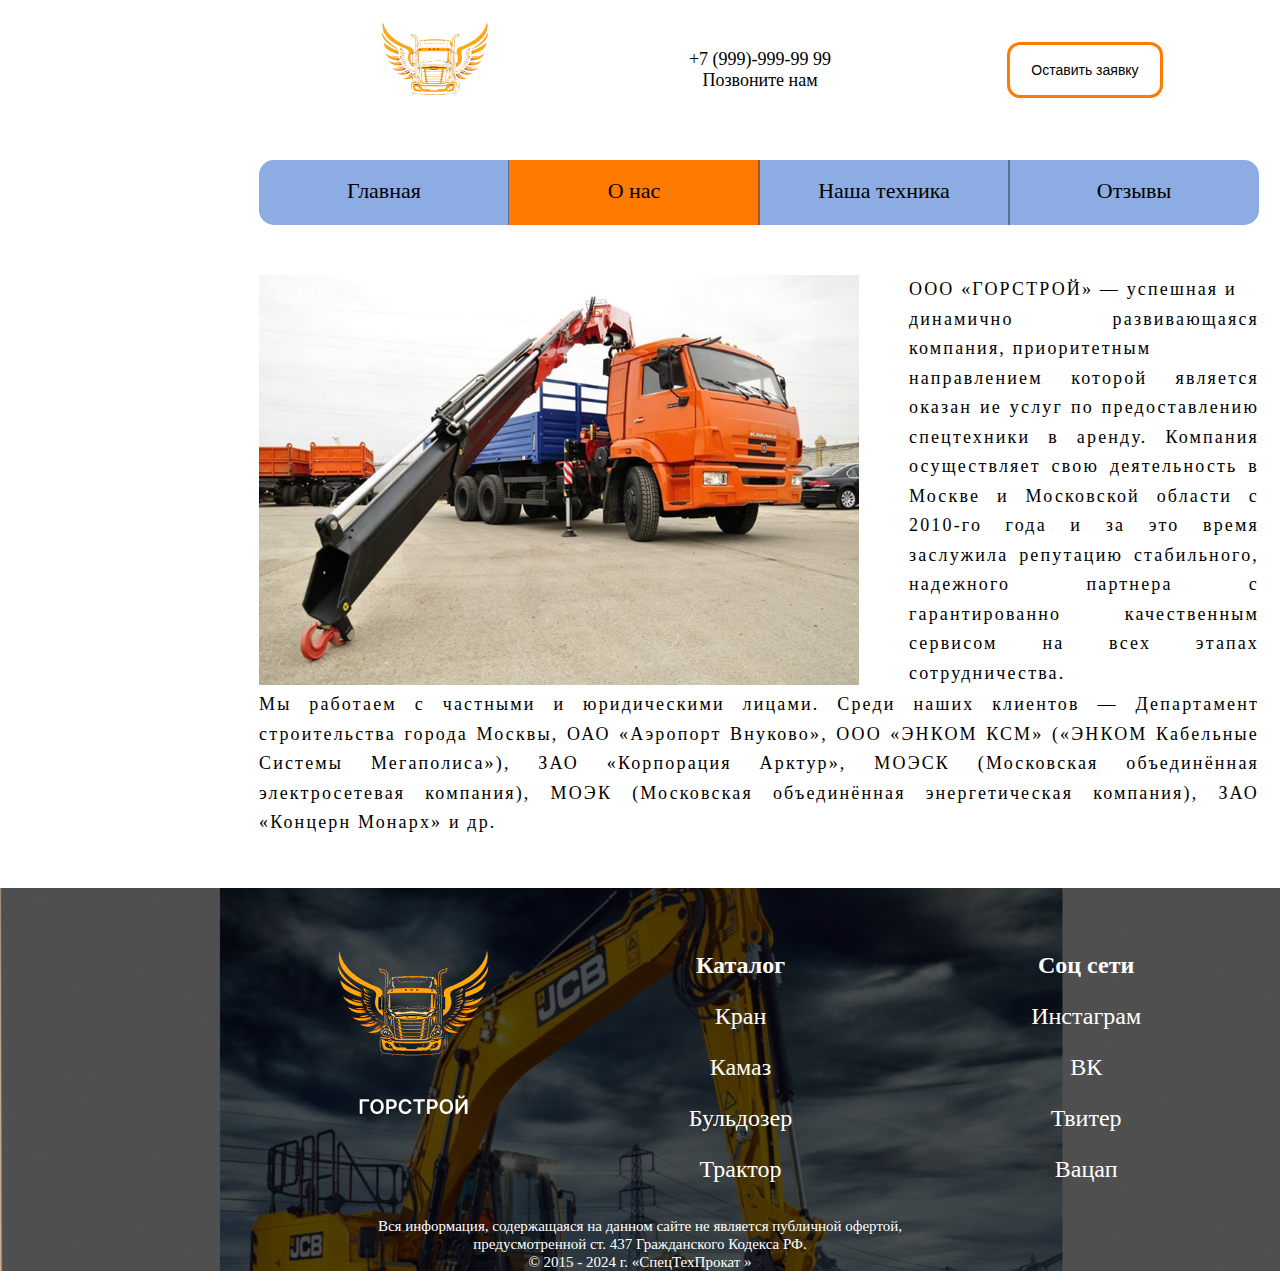
<file: kompany.html>
<!DOCTYPE html>
<html lang="en">
<head>
    <meta charset="UTF-8">
    <meta name="viewport" content="width=device-width, initial-scale=1.0">
    <title>GORSTROY</title>
    <link rel="stylesheet" href="css/kompany.css">
</head>
<body>

    <header class="header">
        <div class="container">
            <div class="head-1">
                <ul class="menu-top">
                    <li class="menu-item"><img src="image/Без имени-1 1.png" alt="" width="150" height=""></li>
                    <li class="menu-item"><p class="text">+7 (999)-999-99 99 <br>Позвоните нам</p></li>
                    <li class="menu-item"><button class="button bt-1" type="button">Оставить заявку</button></li>

                    <div id="modal" class="modal">
                        <div class="modal-content">
                            <span class="close">&times;</span>
                            <h2 style="color: #FF7A00;">Запись на аренду</h2>
                            <form action="submit.php" method="post">
                                <input type="text" placeholder="Ваше имя" required>
                                <input type="tel" id="phone" placeholder="Ваш телефон" required>
                                <button type="submit" class="buton">Отправить заявку</button>
                            </form>
                        </div>
                    </div>
                
                    <script>
                        document.addEventListener("DOMContentLoaded", function() {
                            const modal = document.getElementById("modal");
                            const openModalButtons = document.querySelectorAll(".bt-1");
                            const closeModal = document.querySelector(".close");
                
                            openModalButtons.forEach(button => {
                                button.addEventListener("click", function() {
                                    modal.style.display = "flex";
                                    sessionStorage.setItem("modalOpened", "true");
                                });
                            });
                
                            closeModal.addEventListener("click", function() {
                                modal.style.display = "none";
                                sessionStorage.removeItem("modalOpened");
                            });
                
                            window.addEventListener("click", function(event) {
                                if (event.target === modal) {
                                    modal.style.display = "none";
                                    sessionStorage.removeItem("modalOpened");
                                }
                            });
                        });
                    </script>

                    <script>
                        document.addEventListener("DOMContentLoaded", function() {
                            const phoneInput = document.getElementById("phone");

                            if (!phoneInput) {
                                console.error("Ошибка: Элемент #phone не найден!");
                                return;
                            }

                            phoneInput.addEventListener("input", function(event) {
                                let value = event.target.value.replace(/\D/g, ""); // Удаляем все нецифровые символы

                                // Если пользователь начал ввод без "+7", добавляем
                                if (!value.startsWith("7")) {
                                    value = "7" + value;
                                }

                                // Ограничиваем количество цифр
                                value = value.substring(0, 11);

                                // Форматируем в "+7 (XXX) XXX-XX-XX"
                                let formattedValue = "+7";
                                if (value.length > 1) formattedValue += " (" + value.substring(1, 4);
                                if (value.length > 4) formattedValue += ") " + value.substring(4, 7);
                                if (value.length > 7) formattedValue += "-" + value.substring(7, 9);
                                if (value.length > 9) formattedValue += "-" + value.substring(9, 11);

                                event.target.value = formattedValue;
                            });

                            phoneInput.addEventListener("keydown", function(event) {
                                // Разрешаем только цифры, клавиши управления и Backspace
                                if (!/[0-9]/.test(event.key) && 
                                    !["Backspace", "Delete", "ArrowLeft", "ArrowRight"].includes(event.key)) {
                                    event.preventDefault();
                                }
                            });
                        });
                    </script>

                    <script>
                        document.addEventListener("DOMContentLoaded", function() {
                            const nameInput = document.getElementById("name");

                            if (nameInput) {
                                nameInput.addEventListener("input", function(event) {
                                    let value = event.target.value;

                                    // Удаляем цифры и спецсимволы, кроме дефиса и пробела
                                    value = value.replace(/[^a-zA-Zа-яА-ЯёЁ\s-]/g, "");

                                    // Убираем пробелы в начале
                                    value = value.replace(/^\s+/, "");

                                    // Делаем первую букву заглавной
                                    if (value.length > 0) {
                                        value = value.charAt(0).toUpperCase() + value.slice(1);
                                    }

                                    event.target.value = value;
                                });
                            } else {
                                console.error("Ошибка: Поле name не найдено!");
                            }
                        });
                    </script>

                </ul>
            </div>

    
            <div class="head-2">
                <ul class="menu-bot">
                    <li class="menu-bot-item"><a href="index.html" class="menu-bot-link">Главная</a></li>
                    <li class="menu-bot-item"><a href="#" class="menu-bot-link">О нас</a></li>
                    <li class="menu-bot-item"><a href="texnika.html" class="menu-bot-link">Наша техника</a></li>
                    <li class="menu-bot-item"><a href="#" class="menu-bot-link">Отзывы</a></li>
                </ul>
            </div>
        </div>
    </header>

                <!-- MAIN  -->

    <section class="main">
        <div class="container-main">
            <img class="photo" src="image/image 9.png" alt="" width="600px">

            <p class="text-1">ООО «ГОРСТРОЙ» — успешная и <br>
                динамично развивающаяся компания, приоритетным <br>
                направлением которой является оказан ие услуг по предоставлению спецтехники в аренду. Компания осуществляет свою деятельность в Москве и Московской
                области с 2010-го года и за это время заслужила репутацию стабильного, 
                надежного партнера с гарантированно качественным сервисом на всех этапах 
                сотрудничества.</p>
            </div>
        <p class="text-2">Мы работаем с частными и юридическими лицами. 
            Среди наших клиентов — Департамент строительства города Москвы, 
            ОАО «Аэропорт Внуково», ООО «ЭНКОМ КСМ» («ЭНКОМ Кабельные Системы Мегаполиса»), ЗАО «Корпорация Арктур», МОЭСК (Московская объединённая электросетевая компания), МОЭК (Московская объединённая энергетическая компания), 
            ЗАО «Концерн Монарх» и др.</p>
    </section>


           <!-- FOOTER  -->

           <footer class="footer">
            <img class="picture-foot" src="image/Group 24.png" alt="" width="1000px" height="500px">
    
            <div class="case-foot">
                <div class="container-footer">
                    <div class="logo">
                        <img src="image/Group 26.png" alt="">
                    </div>
    
                    <div class="katalog">
                        <ul class="foot-menu">
                            <li class="foot-item"><a href="#" class="foot-link">Каталог</a></li>
                            <li class="foot-item"><a href="#" class="foot-link">Кран</a></li>
                            <li class="foot-item"><a href="#" class="foot-link">Камаз</a></li>
                            <li class="foot-item"><a href="#" class="foot-link">Бульдозер</a></li>
                            <li class="foot-item"><a href="#" class="foot-link">Трактор</a></li>
                        </ul>
                    </div>
    
                    <div class="social">
                        <ul class="foot-menu">
                            <li class="foot-item"><a href="#" class="foot-link">Соц сети</a></li>
                            <li class="foot-item"><a href="#" class="foot-link">Инстаграм</a></li>
                            <li class="foot-item"><a href="#" class="foot-link">ВК</a></li>
                            <li class="foot-item"><a href="#" class="foot-link">Твитер</a></li>
                            <li class="foot-item"><a href="#" class="foot-link">Вацап</a></li>
                        </ul> 
                    </div>
                </div>
            </div>
    
            <p class="inf-3">Вся информация, содержащаяся на данном сайте не является публичной офертой, <br>
                предусмотренной ст. 437 Гражданского Кодекса РФ. <br>
               © 2015 - 2024 г. «СпецТехПрокат » </p>
    
        </footer>
    
    
    
    </body>
    </html>
</file>
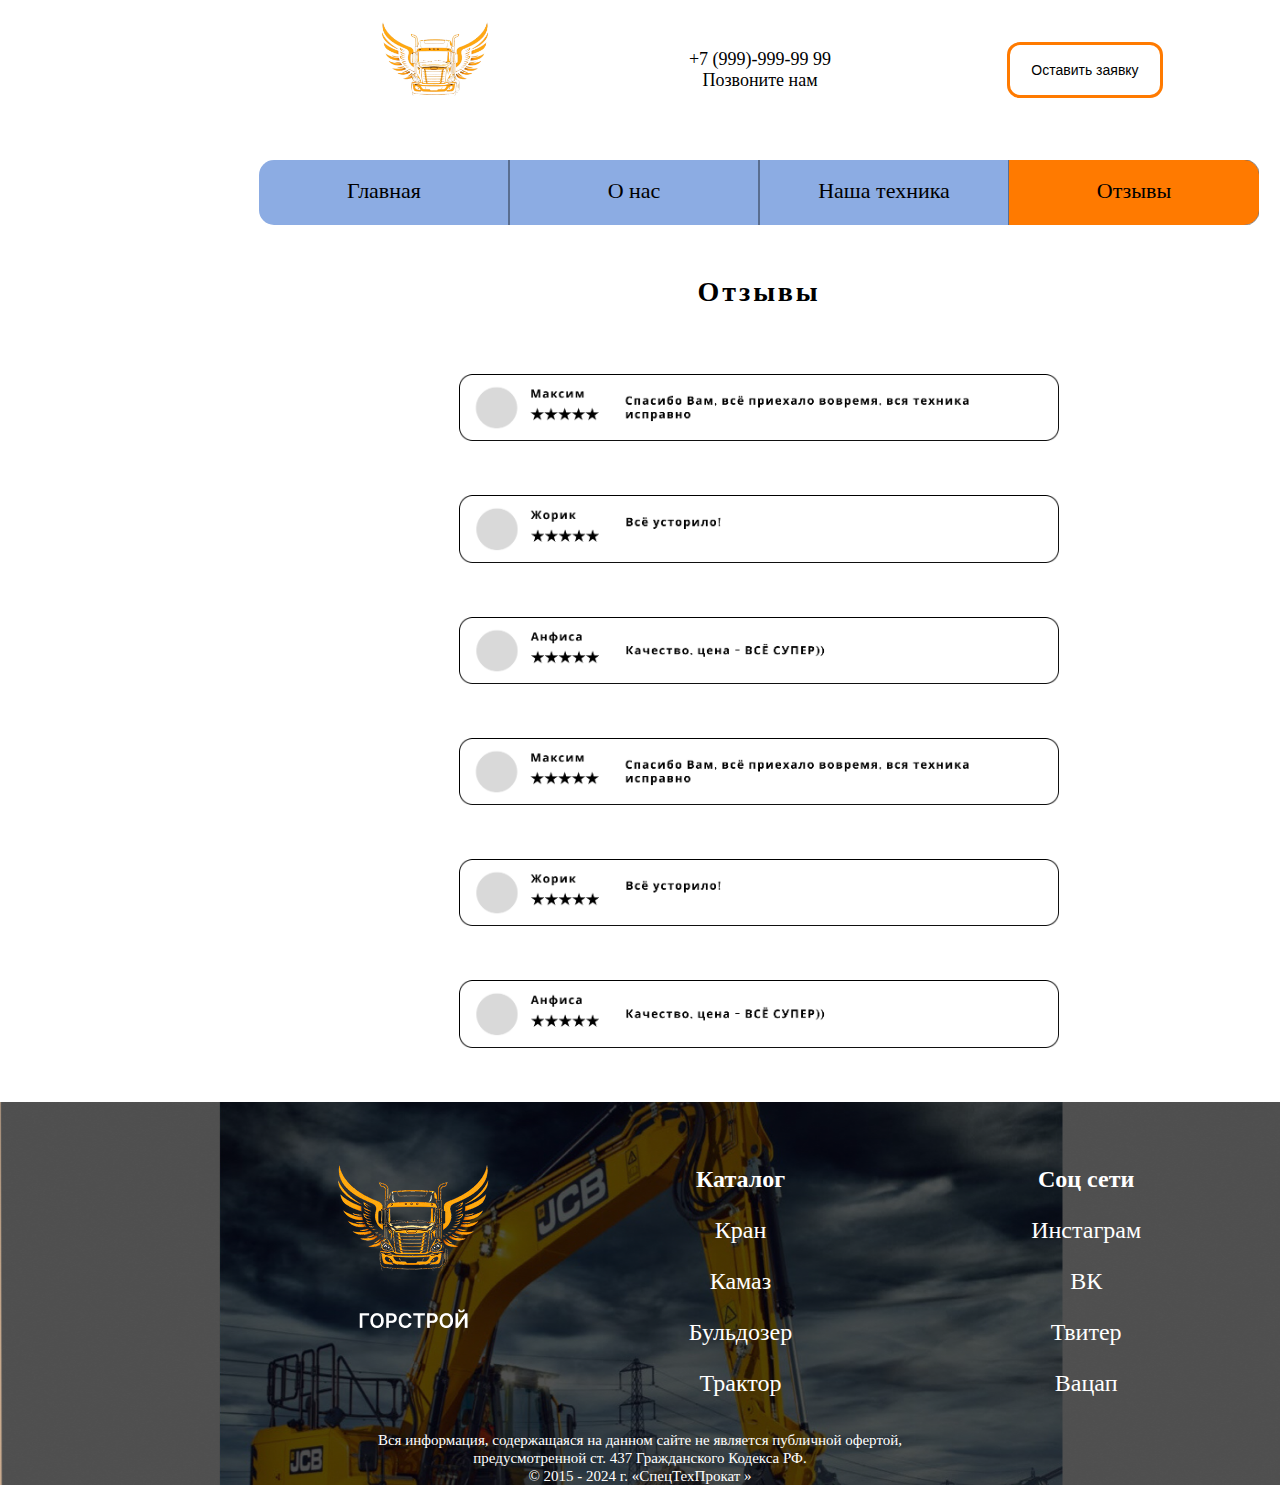
<file: otzivi.html>
<!DOCTYPE html>
<html lang="en">
<head>
    <meta charset="UTF-8">
    <meta name="viewport" content="width=device-width, initial-scale=1.0">
    <title>GORSTROY</title>
    <link rel="stylesheet" href="css/otzivi.css">
</head>
<body>

    <header class="header">
        <div class="container">
            <div class="head-1">
                <ul class="menu-top">
                    <li class="menu-item"><img src="image/Без имени-1 1.png" alt="" width="150" height=""></li>
                    <li class="menu-item"><p class="text">+7 (999)-999-99 99 <br>Позвоните нам</p></li>
                    <li class="menu-item"><button class="button bt-1" type="button">Оставить заявку</button></li>

                    <div id="modal" class="modal">
                        <div class="modal-content">
                            <span class="close">&times;</span>
                            <h2 style="color: #FF7A00;">Запись на аренду</h2>
                            <form action="submit2.php" method="post">
                                <input id="name" type="text" name="name" placeholder="Ваше имя" required>
                                <input id="phone" type="tel" name="phone" placeholder="Ваш телефон" required>
                                <button type="submit" class="buton">Отправить заявку</button>
                            </form>
                        </div>
                    </div>
                
                    <script>
                        document.addEventListener("DOMContentLoaded", function() {
                            const modal = document.getElementById("modal");
                            const openModalButtons = document.querySelectorAll(".bt-1");
                            const closeModal = document.querySelector(".close");
                
                            openModalButtons.forEach(button => {
                                button.addEventListener("click", function() {
                                    modal.style.display = "flex";
                                    sessionStorage.setItem("modalOpened", "true");
                                });
                            });
                
                            closeModal.addEventListener("click", function() {
                                modal.style.display = "none";
                                sessionStorage.removeItem("modalOpened");
                            });
                
                            window.addEventListener("click", function(event) {
                                if (event.target === modal) {
                                    modal.style.display = "none";
                                    sessionStorage.removeItem("modalOpened");
                                }
                            });
                        });
                    </script>

                    <script>
                        document.addEventListener("DOMContentLoaded", function() {
                            const phoneInput = document.getElementById("phone");

                            if (!phoneInput) {
                                console.error("Ошибка: Элемент #phone не найден!");
                                return;
                            }

                            phoneInput.addEventListener("input", function(event) {
                                let value = event.target.value.replace(/\D/g, ""); // Удаляем все нецифровые символы

                                // Если пользователь начал ввод без "+7", добавляем
                                if (!value.startsWith("7")) {
                                    value = "7" + value;
                                }

                                // Ограничиваем количество цифр
                                value = value.substring(0, 11);

                                // Форматируем в "+7 (XXX) XXX-XX-XX"
                                let formattedValue = "+7";
                                if (value.length > 1) formattedValue += " (" + value.substring(1, 4);
                                if (value.length > 4) formattedValue += ") " + value.substring(4, 7);
                                if (value.length > 7) formattedValue += "-" + value.substring(7, 9);
                                if (value.length > 9) formattedValue += "-" + value.substring(9, 11);

                                event.target.value = formattedValue;
                            });

                            phoneInput.addEventListener("keydown", function(event) {
                                // Разрешаем только цифры, клавиши управления и Backspace
                                if (!/[0-9]/.test(event.key) && 
                                    !["Backspace", "Delete", "ArrowLeft", "ArrowRight"].includes(event.key)) {
                                    event.preventDefault();
                                }
                            });
                        });
                    </script>

                    <script>
                        document.addEventListener("DOMContentLoaded", function() {
                            const nameInput = document.getElementById("name");

                            if (nameInput) {
                                nameInput.addEventListener("input", function(event) {
                                    let value = event.target.value;

                                    // Удаляем цифры и спецсимволы, кроме дефиса и пробела
                                    value = value.replace(/[^a-zA-Zа-яА-ЯёЁ\s-]/g, "");

                                    // Убираем пробелы в начале
                                    value = value.replace(/^\s+/, "");

                                    // Делаем первую букву заглавной
                                    if (value.length > 0) {
                                        value = value.charAt(0).toUpperCase() + value.slice(1);
                                    }

                                    event.target.value = value;
                                });
                            } else {
                                console.error("Ошибка: Поле name не найдено!");
                            }
                        });
                    </script>

                </ul>
            </div>

    
            <div class="head-2">
                <ul class="menu-bot">
                    <li class="menu-bot-item"><a href="index.html" class="menu-bot-link">Главная</a></li>
                    <li class="menu-bot-item"><a href="kompany.html" class="menu-bot-link">О нас</a></li>
                    <li class="menu-bot-item"><a href="texnika.html" class="menu-bot-link">Наша техника</a></li>
                    <li class="menu-bot-item"><a href="#" class="menu-bot-link">Отзывы</a></li>
                </ul>
            </div>
        </div>
    </header>

                <!-- MAIN  -->

    <section class="main">
        <p class="zag-1">Отзывы</p>

        <img class="reviews" src="image/Group 11.png" alt="" width="600px">
        <img class="reviews" src="image/Group 22.png" alt="" width="600px">
        <img class="reviews" src="image/Group 23.png" alt="" width="600px">
        <img class="reviews" src="image/Group 11.png" alt="" width="600px">
        <img class="reviews" src="image/Group 22.png" alt="" width="600px">
        <img class="reviews" src="image/Group 23.png" alt="" width="600px">
    </section>


           <!-- FOOTER  -->

           <footer class="footer">
            <img class="picture-foot" src="image/Group 24.png" alt="" width="1000px" height="500px">
    
            <div class="case-foot">
                <div class="container-footer">
                    <div class="logo">
                        <img src="image/Group 26.png" alt="">
                    </div>
    
                    <div class="katalog">
                        <ul class="foot-menu">
                            <li class="foot-item"><a href="#" class="foot-link">Каталог</a></li>
                            <li class="foot-item"><a href="#" class="foot-link">Кран</a></li>
                            <li class="foot-item"><a href="#" class="foot-link">Камаз</a></li>
                            <li class="foot-item"><a href="#" class="foot-link">Бульдозер</a></li>
                            <li class="foot-item"><a href="#" class="foot-link">Трактор</a></li>
                        </ul>
                    </div>
    
                    <div class="social">
                        <ul class="foot-menu">
                            <li class="foot-item"><a href="#" class="foot-link">Соц сети</a></li>
                            <li class="foot-item"><a href="#" class="foot-link">Инстаграм</a></li>
                            <li class="foot-item"><a href="#" class="foot-link">ВК</a></li>
                            <li class="foot-item"><a href="#" class="foot-link">Твитер</a></li>
                            <li class="foot-item"><a href="#" class="foot-link">Вацап</a></li>
                        </ul> 
                    </div>
                </div>
            </div>
    
            <p class="inf-3">Вся информация, содержащаяся на данном сайте не является публичной офертой, <br>
                предусмотренной ст. 437 Гражданского Кодекса РФ. <br>
               © 2015 - 2024 г. «СпецТехПрокат » </p>
    
        </footer>
    
    
    
    </body>
    </html>
</file>
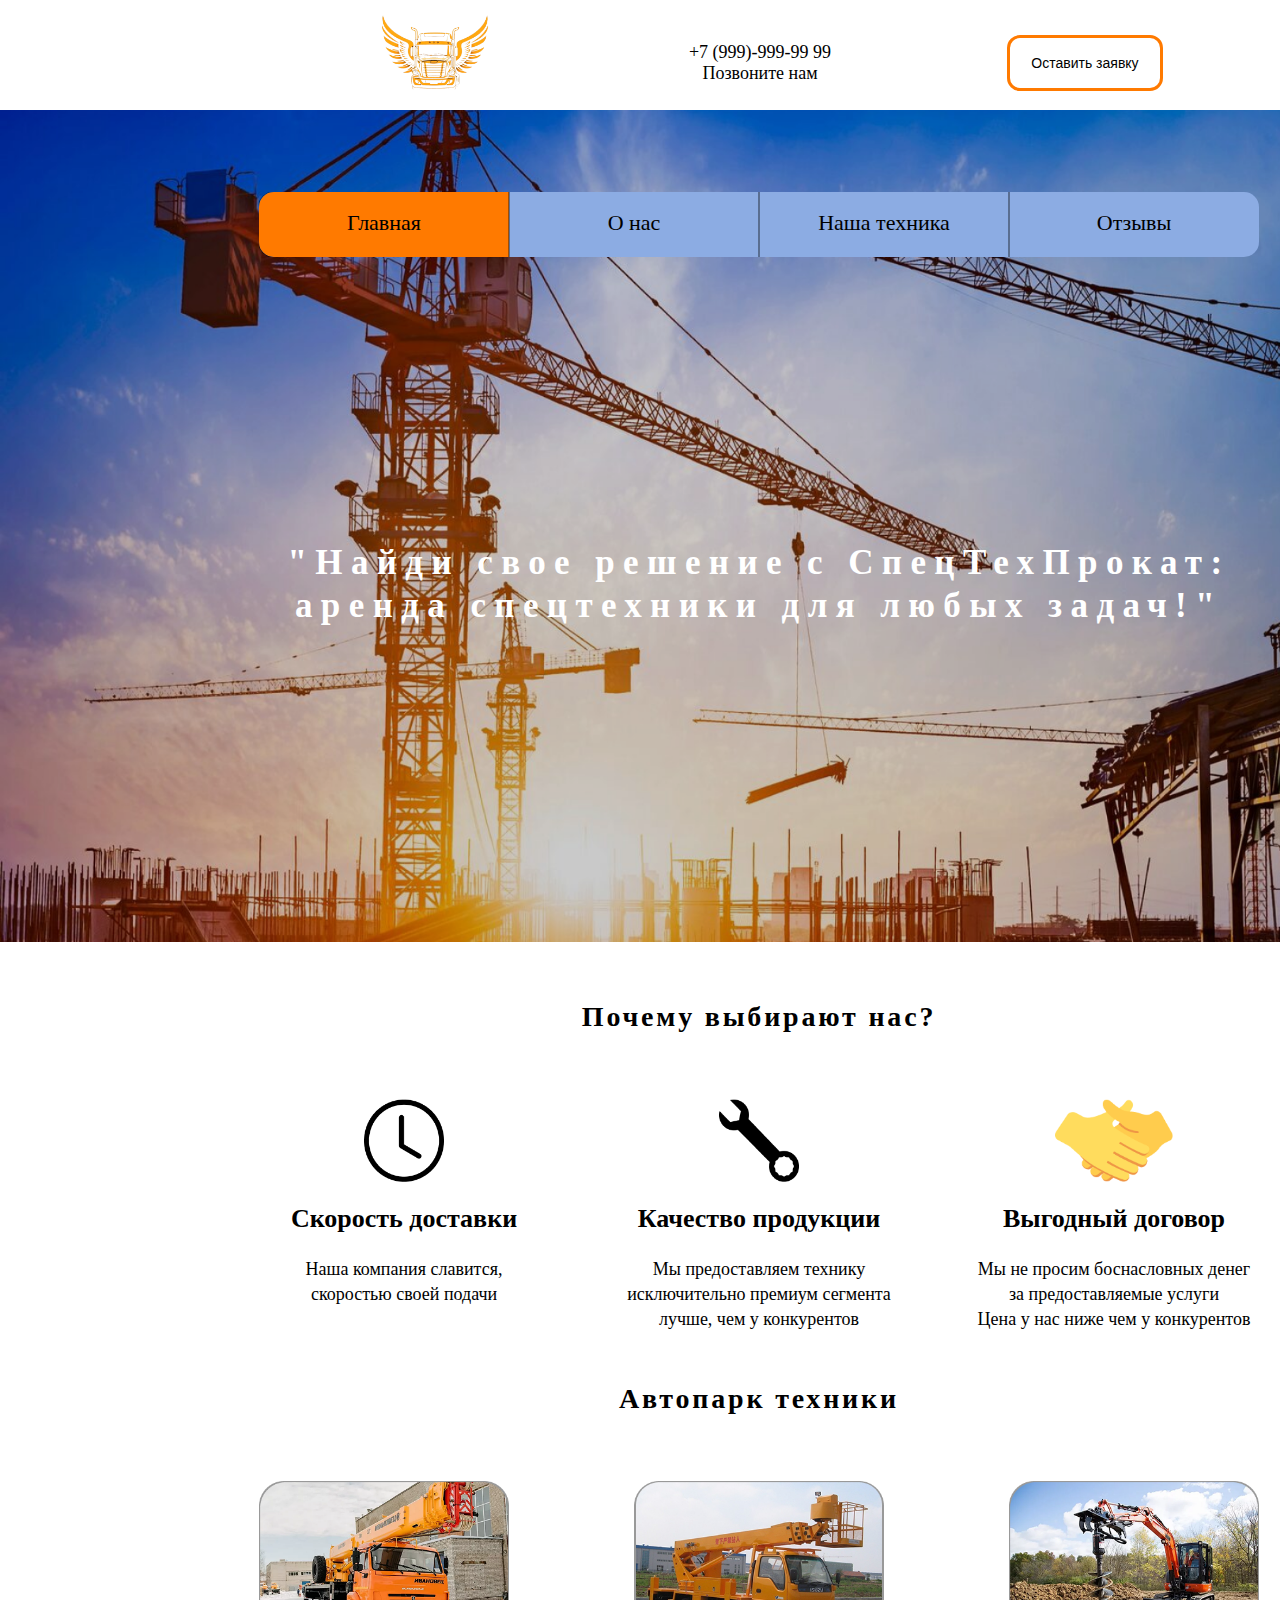
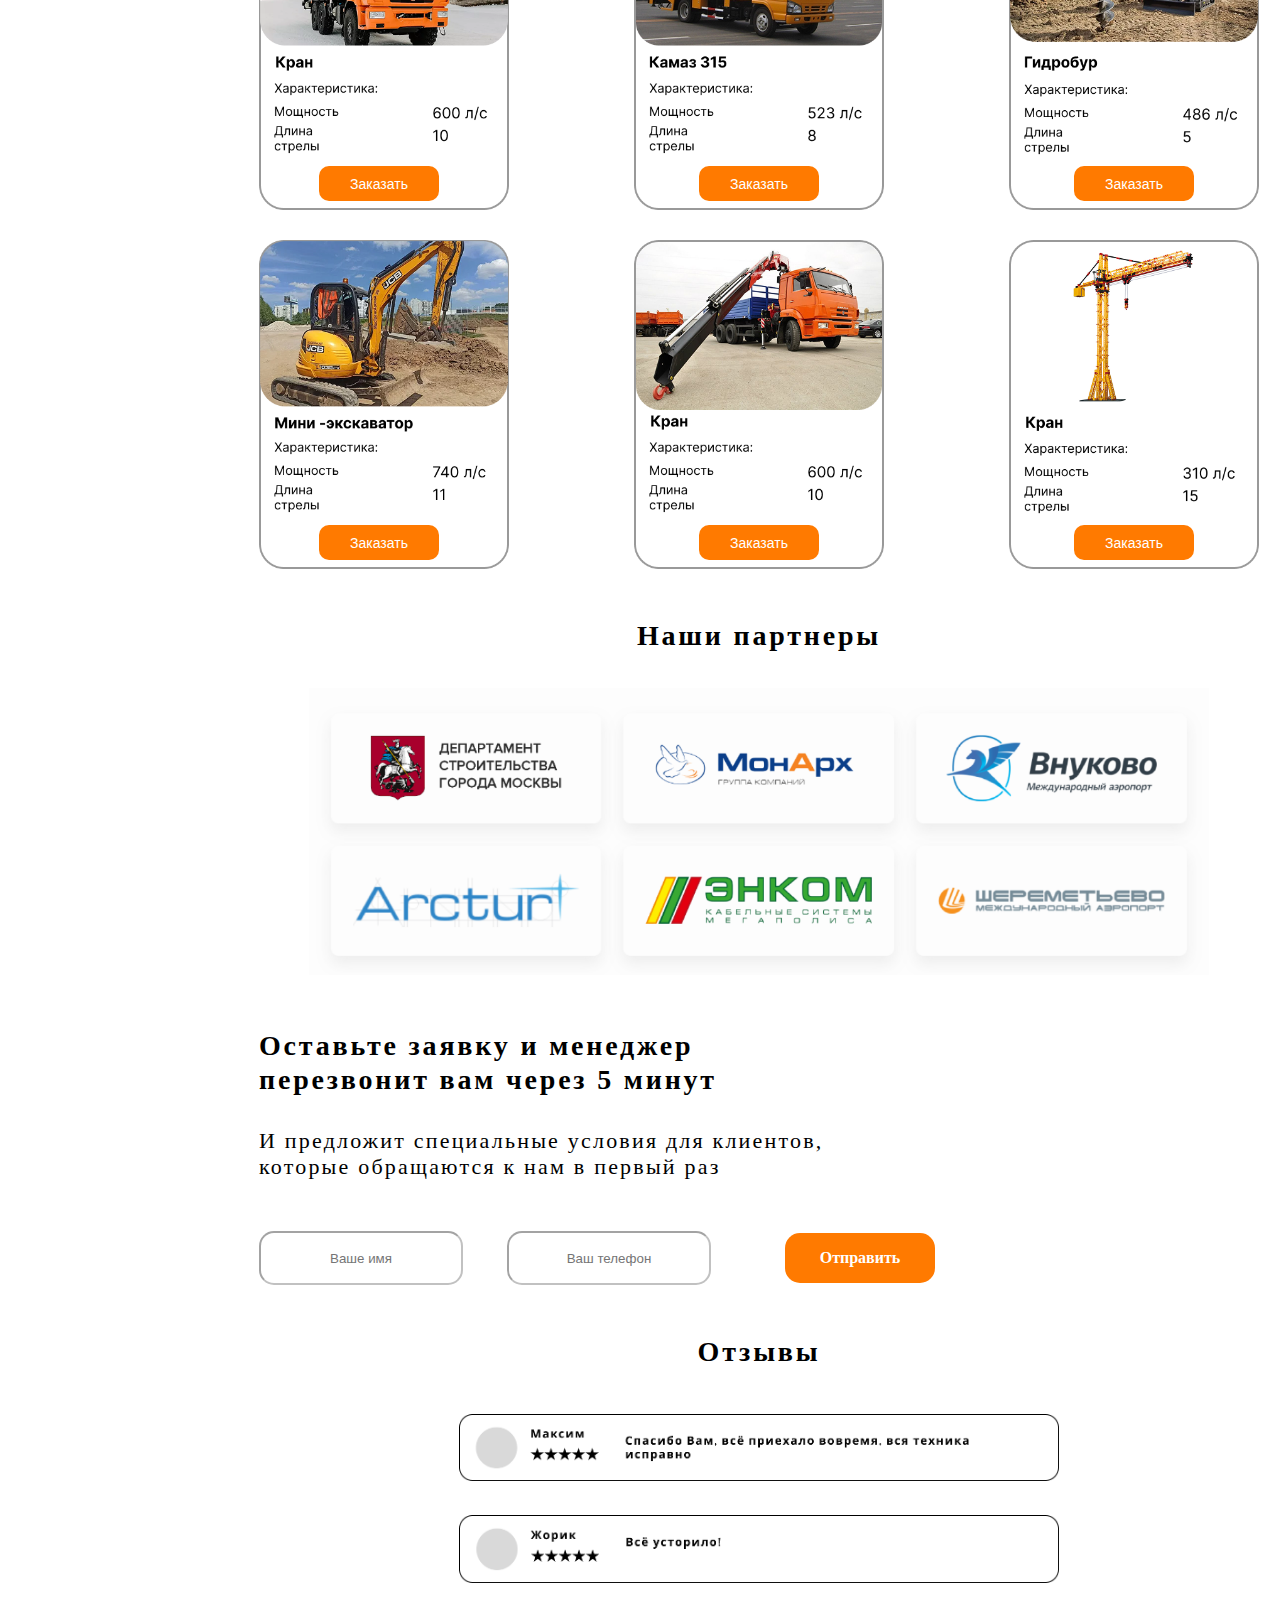
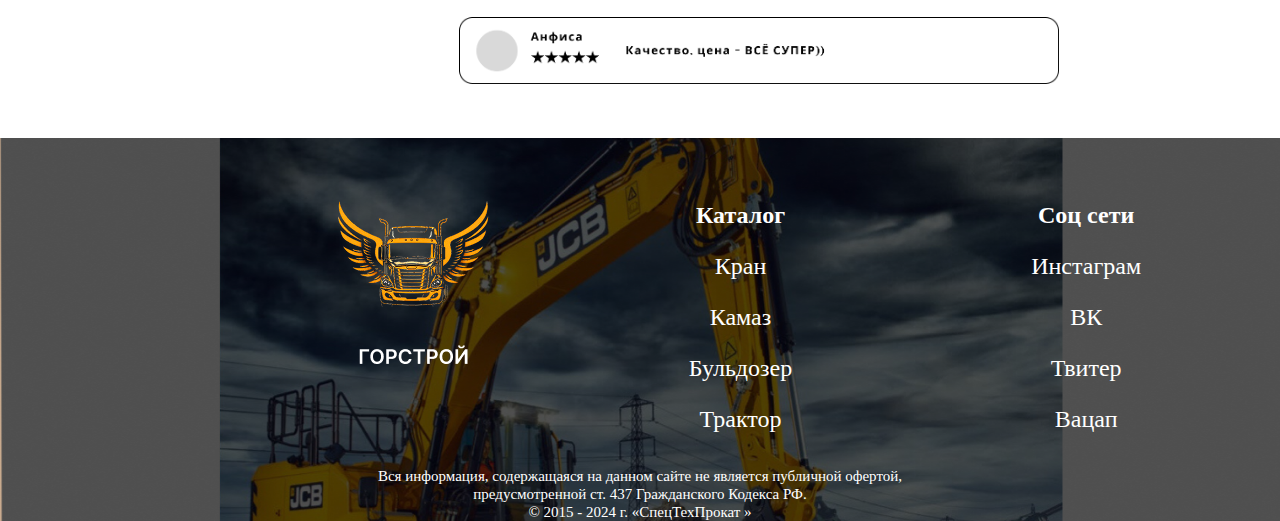
<file: test.html>
<!DOCTYPE html>
<html lang="en">
<head>
    <meta charset="UTF-8">
    <meta name="viewport" content="width=device-width, initial-scale=1.0">
    <title>GORSTROY</title>
    <link rel="stylesheet" href="css/style.css">
</head>
<body>

    <header class="header">
        <div class="container">
            <div class="head-1">
                <ul class="menu-top">
                    <li class="menu-item"><img src="image/Без имени-1 1.png" alt="" width="150" height=""></li>
                    <li class="menu-item"><p class="text">+7 (999)-999-99 99 <br>Позвоните нам</p></li>
                    <li class="menu-item"><button class="button bt-1" type="button">Оставить заявку</button></li>
                </ul>
            </div>

    
    <img src="image/image 1.png" alt="" width="100%" class="fon">


            <div class="head-2">
                <ul class="menu-bot">
                    <li class="menu-bot-item"><a href="#" class="menu-bot-link">Главная</a></li>
                    <li class="menu-bot-item"><a href="kompany.html" class="menu-bot-link">О нас</a></li>
                    <li class="menu-bot-item"><a href="texnika.html" class="menu-bot-link">Наша техника</a></li>
                    <li class="menu-bot-item"><a href="otzivi.html" class="menu-bot-link">Отзывы</a></li>
                </ul>
            </div>

        <div class="text-2">"Найди свое решение с СпецТехПрокат: <br> аренда спецтехники для любых задач!"</div>
            
        </div>
    </header>

            <!-- MAIN  -->

    <section class="main">

        <p class="zag-1">Почему выбирают нас?</p>

        <div class="container-main">

             <div class="plus-1">
                <img src="image/🦆 icon _clock_.png" alt="" width="80px">
                <p class="element">Скорость доставки</p>
                <p class="element-2">Наша компания славится, <br>
                    скоростью своей подачи</p>
             </div>

             <div class="plus-2">
                <img src="image/🦆 icon _wrench_.png" alt="" width="80px">
                <p class="element">Качество продукции</p>
                <p class="element-2">Мы предоставляем технику <br>
                    исключительно премиум сегмента <br>
                    лучше, чем у конкурентов</p>
             </div>

             <div class="plus-3">
                <img src="image/🦆 emoji _handshake_.png" alt="" width="118px">
                <p class="element">Выгодный договор</p>
                <p class="element-2">Мы не просим боснасловных денег <br>
                    за предоставляемые услуги <br>
                    Цена у нас ниже чем у конкурентов</p>
             </div>
        </div>

        <p class="zag-3">Автопарк техники</p>

        <div class="container-two">
            
            <div class="case-1">
                <img src="image/Group 16.png" alt="" width="250px">
                    <button class="bt-2" type="button">Заказать</button>
                <img src="image/Group 21.png" alt="" width="250px">
                    <button class="bt-3" type="button">Заказать</button>
                <img src="image/Group 17.png" alt="" width="250px">
                    <button class="bt-4" type="button">Заказать</button>
            </div>

            <div class="case-2">
                <img src="image/Group 18.png" alt="" width="250px">
                    <button class="bt-5" type="button">Заказать</button>
                <img src="image/Group 19.png" alt="" width="250px">
                    <button class="bt-6" type="button">Заказать</button>
                <img src="image/Group 20.png" alt="" width="250px">
                    <button class="bt-7" type="button">Заказать</button>
            </div>

        </div>

        <div class="container-three">

            <p class="zag-4">Наши партнеры</p>
            <img class="partner" src="image/image 8.png" alt="" width="900px">

        </div>

        <div class="container-four">
            <p class="zag-5">Оставьте заявку и менеджер <br>
                перезвонит вам через 5 минут</p>
            
            <p class="inf">И предложит специальные условия для клиентов, <br> 
                которые обращаются к нам в первый раз</p>

            <form class="forma" action="submit.php" method="POST">
                <input class="inf-2" name="name" type="text" placeholder="Ваше имя" id="name" required>
                <input id="phone" class="inf-2" name="phone" type="tel" placeholder="Ваш телефон" required>
                <button class="knopka">Отправить</button>
            </form>
        </div>

        <script>
            document.addEventListener("DOMContentLoaded", function() {
                const nameInput = document.getElementById("name");
        
                if (nameInput) {
                    nameInput.addEventListener("input", function(event) {
                        let value = event.target.value;
        
                        // Удаляем цифры и спецсимволы, кроме дефиса и пробела
                        value = value.replace(/[^a-zA-Zа-яА-ЯёЁ\s-]/g, "");
        
                        // Убираем пробелы в начале
                        value = value.replace(/^\s+/, "");
        
                        // Делаем первую букву заглавной
                        if (value.length > 0) {
                            value = value.charAt(0).toUpperCase() + value.slice(1);
                        }
        
                        event.target.value = value;
                    });
                } else {
                    console.error("Ошибка: Поле name не найдено!");
                }
            });
        </script>

        <script>
            document.addEventListener("DOMContentLoaded", function() {
                const phoneInput = document.getElementById("phone");
        
                if (!phoneInput) {
                    console.error("Ошибка: Элемент #phone не найден!");
                    return;
                }
        
                phoneInput.addEventListener("input", function(event) {
                    let value = event.target.value.replace(/\D/g, ""); // Удаляем все нецифровые символы
        
                    // Если пользователь начал ввод без "+7", добавляем
                    if (!value.startsWith("7")) {
                        value = "7" + value;
                    }
        
                    // Ограничиваем количество цифр
                    value = value.substring(0, 11);
        
                    // Форматируем в "+7 (XXX) XXX-XX-XX"
                    let formattedValue = "+7";
                    if (value.length > 1) formattedValue += " (" + value.substring(1, 4);
                    if (value.length > 4) formattedValue += ") " + value.substring(4, 7);
                    if (value.length > 7) formattedValue += "-" + value.substring(7, 9);
                    if (value.length > 9) formattedValue += "-" + value.substring(9, 11);
        
                    event.target.value = formattedValue;
                });
        
                phoneInput.addEventListener("keydown", function(event) {
                    // Разрешаем только цифры, клавиши управления и Backspace
                    if (!/[0-9]/.test(event.key) && 
                        !["Backspace", "Delete", "ArrowLeft", "ArrowRight"].includes(event.key)) {
                        event.preventDefault();
                    }
                });
            });
        </script>

        <script>
            document.addEventListener("DOMContentLoaded", function() {
                const scrollButton = document.querySelector(".bt-1"); // Кнопка "Оставить заявку"
                const targetBlock = document.querySelector(".container-four"); // Блок с формой
        
                if (scrollButton && targetBlock) {
                    scrollButton.addEventListener("click", function(event) {
                        event.preventDefault(); // Предотвращаем стандартное поведение кнопки
        
                        targetBlock.scrollIntoView({ behavior: "smooth", block: "start" }); // Плавный скролл
                    });
                } else {
                    console.error("Ошибка: Кнопка или целевой блок не найдены!");
                }
            });
        </script>
        

        <div class="container-five">
            <p class="zag-6">Отзывы</p>

            <img class="reviews" src="image/Group 11.png" alt="" width="600px">
            <img class="reviews" src="image/Group 22.png" alt="" width="600px">
            <img class="reviews" src="image/Group 23.png" alt="" width="600px">

        </div>

    </section>

            <!-- FOOTER  -->

    <footer class="footer">
        <img class="picture-foot" src="image/Group 24.png" alt="" width="1000px" height="500px">

        <div class="case-foot">
            <div class="container-footer">
                <div class="logo">
                    <img src="image/Group 26.png" alt="">
                </div>

                <div class="katalog">
                    <ul class="foot-menu">
                        <li class="foot-item"><a href="texnika.html" class="foot-link">Каталог</a></li>
                        <li class="foot-item"><a href="#" class="foot-link">Кран</a></li>
                        <li class="foot-item"><a href="#" class="foot-link">Камаз</a></li>
                        <li class="foot-item"><a href="#" class="foot-link">Бульдозер</a></li>
                        <li class="foot-item"><a href="#" class="foot-link">Трактор</a></li>
                    </ul>
                </div>

                <div class="social">
                    <ul class="foot-menu">
                        <li class="foot-item"><a href="#" class="foot-link">Соц сети</a></li>
                        <li class="foot-item"><a href="#" class="foot-link">Инстаграм</a></li>
                        <li class="foot-item"><a href="#" class="foot-link">ВК</a></li>
                        <li class="foot-item"><a href="#" class="foot-link">Твитер</a></li>
                        <li class="foot-item"><a href="#" class="foot-link">Вацап</a></li>
                    </ul> 
                </div>
            </div>
        </div>

        <p class="inf-3">Вся информация, содержащаяся на данном сайте не является публичной офертой, <br>
            предусмотренной ст. 437 Гражданского Кодекса РФ. <br>
           © 2015 - 2024 г. «СпецТехПрокат » </p>

    </footer>



</body>
</html>
</file>
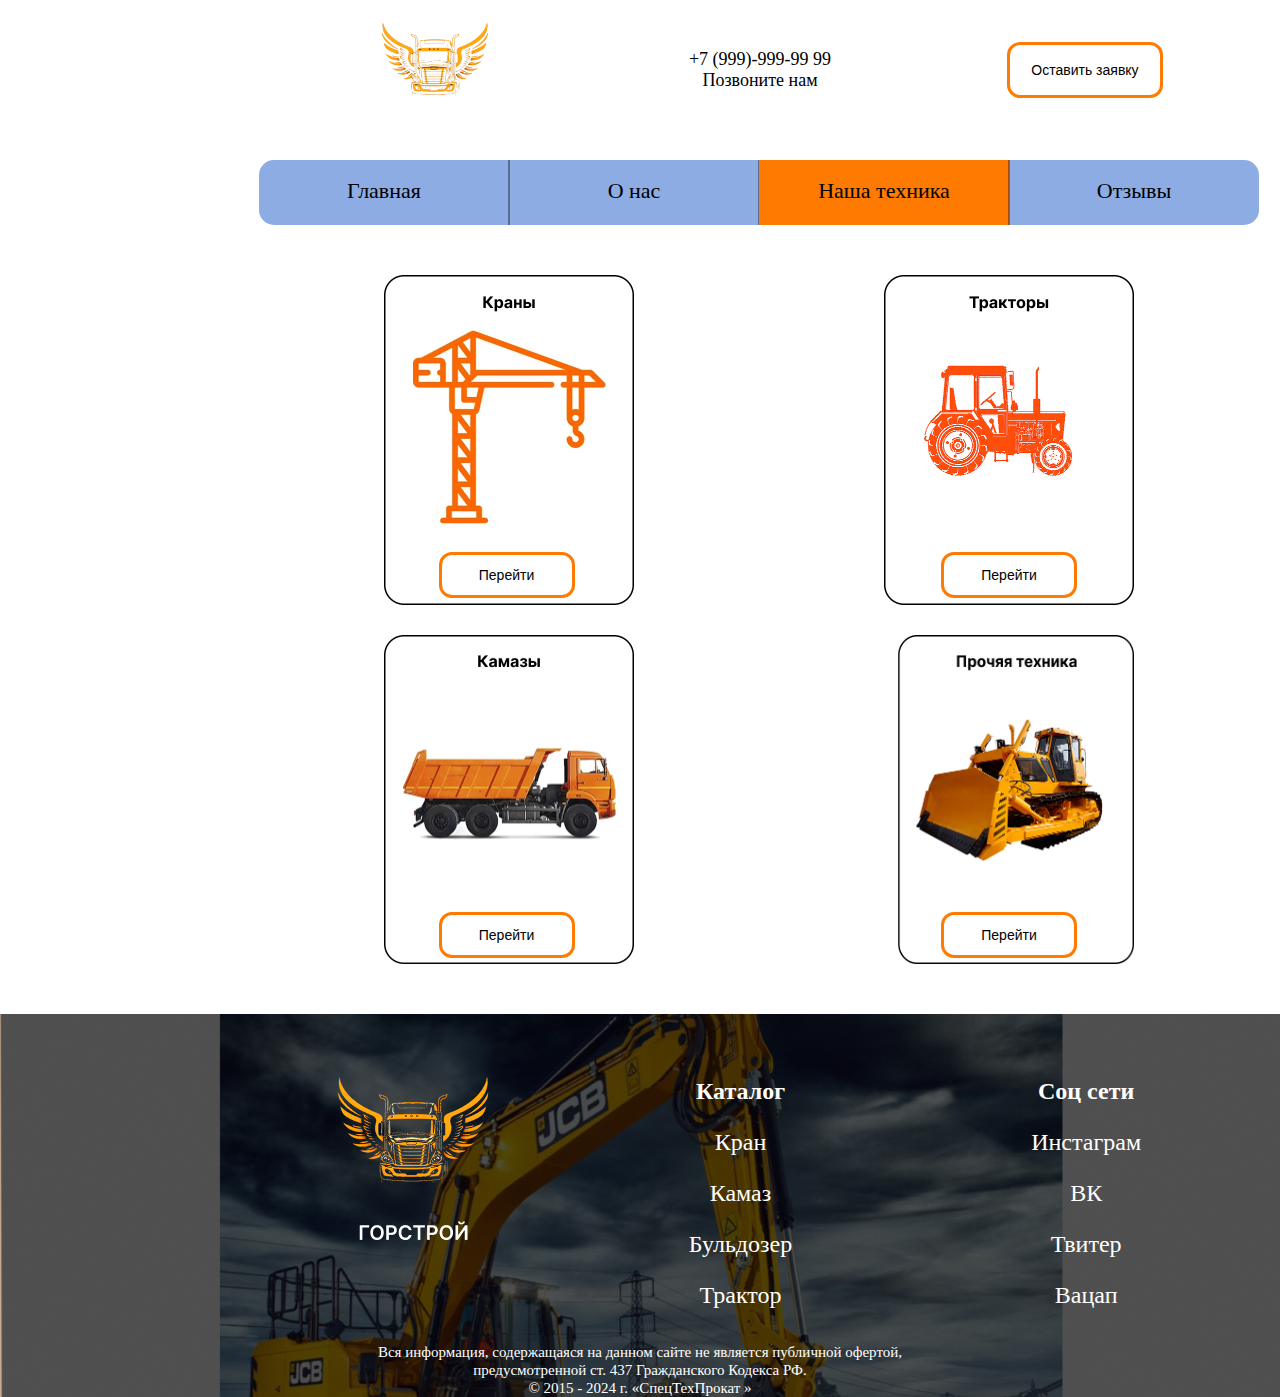
<file: texnika.html>
<!DOCTYPE html>
<html lang="en">
<head>
    <meta charset="UTF-8">
    <meta name="viewport" content="width=device-width, initial-scale=1.0">
    <title>GORSTROY</title>
    <link rel="stylesheet" href="css/texnika.css">
</head>
<body>

    <header class="header">
        <div class="container">
            <div class="head-1">
                <ul class="menu-top">
                    <li class="menu-item"><img src="image/Без имени-1 1.png" alt="" width="150" height=""></li>
                    <li class="menu-item"><p class="text">+7 (999)-999-99 99 <br>Позвоните нам</p></li>
                    <li class="menu-item"><button class="button bt-1" type="button">Оставить заявку</button></li>

                    <div id="modal" class="modal">
                        <div class="modal-content">
                            <span class="close">&times;</span>
                            <h2 style="color: #FF7A00;">Запись на аренду</h2>
                            <form action="submit2.php" method="post">
                                <input type="text" id="name" name="name" placeholder="Ваше имя" required>
                                <input type="tel" id="phone" name="phone" placeholder="Ваш телефон" required>
                                <button type="submit" class="buton">Отправить заявку</button>
                            </form>
                        </div>
                    </div>
                
                    <script>
                        document.addEventListener("DOMContentLoaded", function() {
                            const modal = document.getElementById("modal");
                            const openModalButtons = document.querySelectorAll(".bt-1");
                            const closeModal = document.querySelector(".close");
                
                            openModalButtons.forEach(button => {
                                button.addEventListener("click", function() {
                                    modal.style.display = "flex";
                                    sessionStorage.setItem("modalOpened", "true");
                                });
                            });
                
                            closeModal.addEventListener("click", function() {
                                modal.style.display = "none";
                                sessionStorage.removeItem("modalOpened");
                            });
                
                            window.addEventListener("click", function(event) {
                                if (event.target === modal) {
                                    modal.style.display = "none";
                                    sessionStorage.removeItem("modalOpened");
                                }
                            });
                        });
                    </script>

                    <script>
                        document.addEventListener("DOMContentLoaded", function() {
                            const phoneInput = document.getElementById("phone");

                            if (!phoneInput) {
                                console.error("Ошибка: Элемент #phone не найден!");
                                return;
                            }

                            phoneInput.addEventListener("input", function(event) {
                                let value = event.target.value.replace(/\D/g, ""); // Удаляем все нецифровые символы

                                // Если пользователь начал ввод без "+7", добавляем
                                if (!value.startsWith("7")) {
                                    value = "7" + value;
                                }

                                // Ограничиваем количество цифр
                                value = value.substring(0, 11);

                                // Форматируем в "+7 (XXX) XXX-XX-XX"
                                let formattedValue = "+7";
                                if (value.length > 1) formattedValue += " (" + value.substring(1, 4);
                                if (value.length > 4) formattedValue += ") " + value.substring(4, 7);
                                if (value.length > 7) formattedValue += "-" + value.substring(7, 9);
                                if (value.length > 9) formattedValue += "-" + value.substring(9, 11);

                                event.target.value = formattedValue;
                            });

                            phoneInput.addEventListener("keydown", function(event) {
                                // Разрешаем только цифры, клавиши управления и Backspace
                                if (!/[0-9]/.test(event.key) && 
                                    !["Backspace", "Delete", "ArrowLeft", "ArrowRight"].includes(event.key)) {
                                    event.preventDefault();
                                }
                            });
                        });
                    </script>

                    <script>
                        document.addEventListener("DOMContentLoaded", function() {
                            const nameInput = document.getElementById("name");

                            if (nameInput) {
                                nameInput.addEventListener("input", function(event) {
                                    let value = event.target.value;

                                    // Удаляем цифры и спецсимволы, кроме дефиса и пробела
                                    value = value.replace(/[^a-zA-Zа-яА-ЯёЁ\s-]/g, "");

                                    // Убираем пробелы в начале
                                    value = value.replace(/^\s+/, "");

                                    // Делаем первую букву заглавной
                                    if (value.length > 0) {
                                        value = value.charAt(0).toUpperCase() + value.slice(1);
                                    }

                                    event.target.value = value;
                                });
                            } else {
                                console.error("Ошибка: Поле name не найдено!");
                            }
                        });
                    </script>

                </ul>
            </div>

    
            <div class="head-2">
                <ul class="menu-bot">
                    <li class="menu-bot-item"><a href="index.html" class="menu-bot-link">Главная</a></li>
                    <li class="menu-bot-item"><a href="kompany.html" class="menu-bot-link">О нас</a></li>
                    <li class="menu-bot-item"><a href="#" class="menu-bot-link">Наша техника</a></li>
                    <li class="menu-bot-item"><a href="otzivi.html" class="menu-bot-link">Отзывы</a></li>
                </ul>
            </div>
        </div>
    </header>

                <!-- MAIN  -->

    <section class="main">
        <div class="container-main">
            <img src="image/Group 30.png" alt="" width="250px">
                <button class="bt-2" type="button" onclick="location.href='texnika/kran.html'">Перейти</button>    
            <img src="image/Group 31.png" alt="" width="250px">
                <button class="bt-3" type="button" onclick="location.href='texnika/traktor.html'">Перейти</button>    
        </div>
        <div class="main-container">
            <img src="image/Group 32.png" alt="" width="250px">
                <button class="bt-4" type="button" onclick="location.href='texnika/kamaz.html'">Перейти</button>    
            <img src="image/Group 33.png" alt="" width="250px">
                <button class="bt-5" type="button" onclick="location.href='texnika/etc.html'">Перейти</button>    
        </div>
    </section>


           <!-- FOOTER  -->

           <footer class="footer">
            <img class="picture-foot" src="image/Group 24.png" alt="" width="1000px" height="500px">
    
            <div class="case-foot">
                <div class="container-footer">
                    <div class="logo">
                        <img src="image/Group 26.png" alt="">
                    </div>
    
                    <div class="katalog">
                        <ul class="foot-menu">
                            <li class="foot-item"><a href="#" class="foot-link">Каталог</a></li>
                            <li class="foot-item"><a href="#" class="foot-link">Кран</a></li>
                            <li class="foot-item"><a href="#" class="foot-link">Камаз</a></li>
                            <li class="foot-item"><a href="#" class="foot-link">Бульдозер</a></li>
                            <li class="foot-item"><a href="#" class="foot-link">Трактор</a></li>
                        </ul>
                    </div>
    
                    <div class="social">
                        <ul class="foot-menu">
                            <li class="foot-item"><a href="#" class="foot-link">Соц сети</a></li>
                            <li class="foot-item"><a href="#" class="foot-link">Инстаграм</a></li>
                            <li class="foot-item"><a href="#" class="foot-link">ВК</a></li>
                            <li class="foot-item"><a href="#" class="foot-link">Твитер</a></li>
                            <li class="foot-item"><a href="#" class="foot-link">Вацап</a></li>
                        </ul> 
                    </div>
                </div>
            </div>
    
            <p class="inf-3">Вся информация, содержащаяся на данном сайте не является публичной офертой, <br>
                предусмотренной ст. 437 Гражданского Кодекса РФ. <br>
               © 2015 - 2024 г. «СпецТехПрокат » </p>
    
        </footer>
    
    
    
    </body>
    </html>
</file>
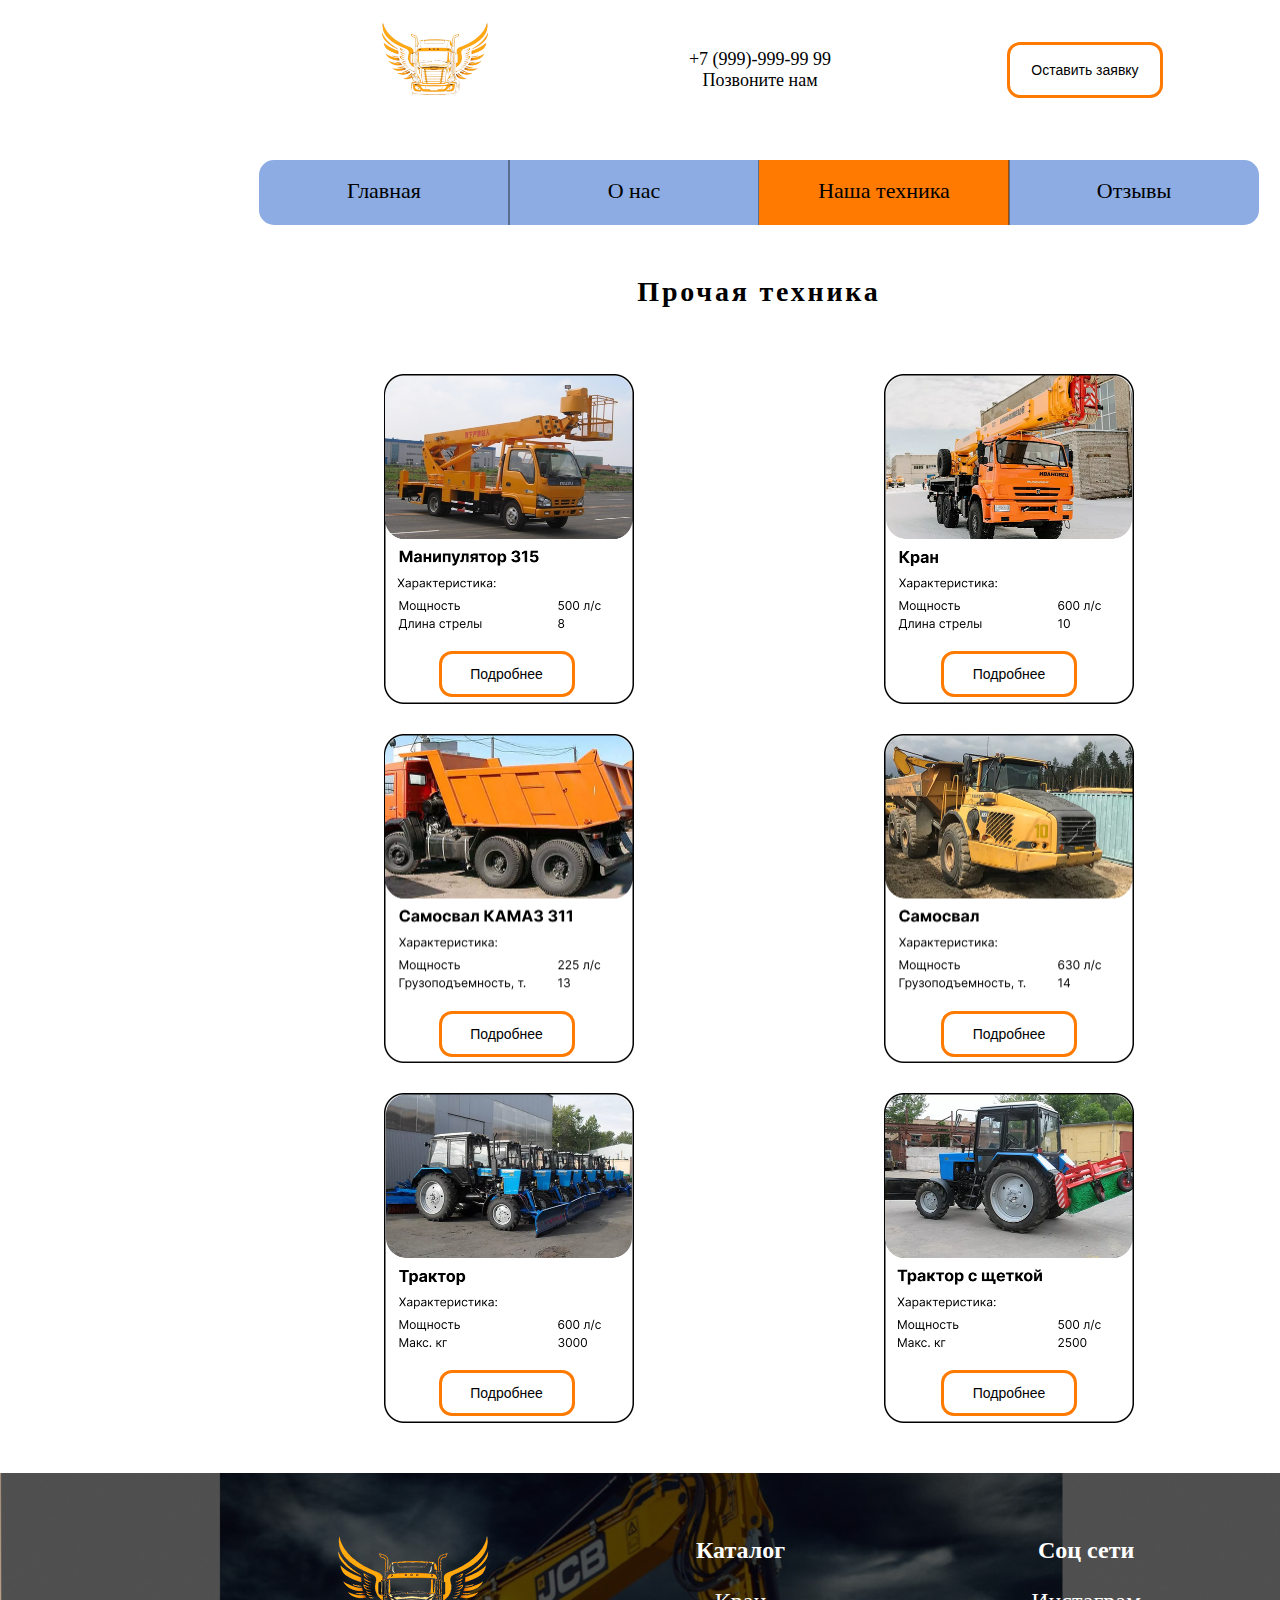
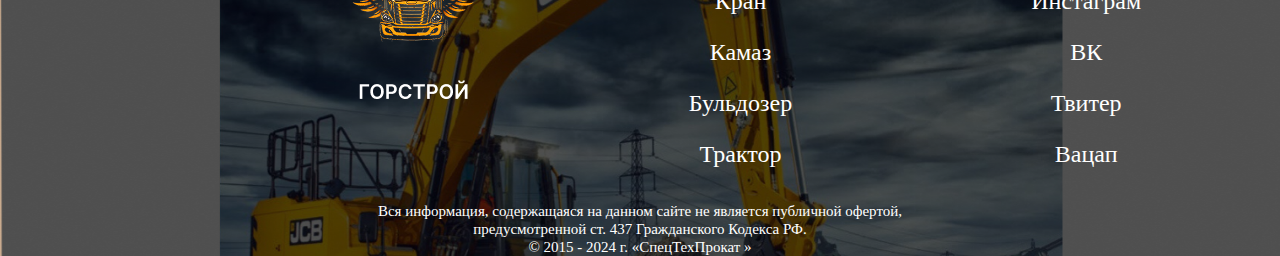
<file: texnika/etc.html>
<!DOCTYPE html>
<html lang="en">
<head>
    <meta charset="UTF-8">
    <meta name="viewport" content="width=device-width, initial-scale=1.0">
    <title>GORSTROY</title>
    <link rel="stylesheet" href="../css/kran.css">
</head>
<body>

    <header class="header">
        <div class="container">
            <div class="head-1">
                <ul class="menu-top">
                    <li class="menu-item"><img src="../image/Без имени-1 1.png" alt="" width="150" height=""></li>
                    <li class="menu-item"><p class="text">+7 (999)-999-99 99 <br>Позвоните нам</p></li>
                    <li class="menu-item"><button class="button bt-1" type="button">Оставить заявку</button></li>

                    <div id="modal" class="modal">
                        <div class="modal-content">
                            <span class="close">&times;</span>
                            <h2 style="color: #FF7A00;">Запись на аренду</h2>
                            <form action="submit.php" method="post">
                                <input type="text" placeholder="Ваше имя" required>
                                <input type="tel" id="phone" placeholder="Ваш телефон" required>
                                <button type="submit" class="buton">Отправить заявку</button>
                            </form>
                        </div>
                    </div>
                
                    <script>
                        document.addEventListener("DOMContentLoaded", function() {
                            const modal = document.getElementById("modal");
                            const openModalButtons = document.querySelectorAll(".bt-1");
                            const closeModal = document.querySelector(".close");
                
                            openModalButtons.forEach(button => {
                                button.addEventListener("click", function() {
                                    modal.style.display = "flex";
                                    sessionStorage.setItem("modalOpened", "true");
                                });
                            });
                
                            closeModal.addEventListener("click", function() {
                                modal.style.display = "none";
                                sessionStorage.removeItem("modalOpened");
                            });
                
                            window.addEventListener("click", function(event) {
                                if (event.target === modal) {
                                    modal.style.display = "none";
                                    sessionStorage.removeItem("modalOpened");
                                }
                            });
                        });
                    </script>

                    <script>
                        document.addEventListener("DOMContentLoaded", function() {
                            const phoneInput = document.getElementById("phone");

                            if (!phoneInput) {
                                console.error("Ошибка: Элемент #phone не найден!");
                                return;
                            }

                            phoneInput.addEventListener("input", function(event) {
                                let value = event.target.value.replace(/\D/g, ""); // Удаляем все нецифровые символы

                                // Если пользователь начал ввод без "+7", добавляем
                                if (!value.startsWith("7")) {
                                    value = "7" + value;
                                }

                                // Ограничиваем количество цифр
                                value = value.substring(0, 11);

                                // Форматируем в "+7 (XXX) XXX-XX-XX"
                                let formattedValue = "+7";
                                if (value.length > 1) formattedValue += " (" + value.substring(1, 4);
                                if (value.length > 4) formattedValue += ") " + value.substring(4, 7);
                                if (value.length > 7) formattedValue += "-" + value.substring(7, 9);
                                if (value.length > 9) formattedValue += "-" + value.substring(9, 11);

                                event.target.value = formattedValue;
                            });

                            phoneInput.addEventListener("keydown", function(event) {
                                // Разрешаем только цифры, клавиши управления и Backspace
                                if (!/[0-9]/.test(event.key) && 
                                    !["Backspace", "Delete", "ArrowLeft", "ArrowRight"].includes(event.key)) {
                                    event.preventDefault();
                                }
                            });
                        });
                    </script>

                    <script>
                        document.addEventListener("DOMContentLoaded", function() {
                            const nameInput = document.getElementById("name");

                            if (nameInput) {
                                nameInput.addEventListener("input", function(event) {
                                    let value = event.target.value;

                                    // Удаляем цифры и спецсимволы, кроме дефиса и пробела
                                    value = value.replace(/[^a-zA-Zа-яА-ЯёЁ\s-]/g, "");

                                    // Убираем пробелы в начале
                                    value = value.replace(/^\s+/, "");

                                    // Делаем первую букву заглавной
                                    if (value.length > 0) {
                                        value = value.charAt(0).toUpperCase() + value.slice(1);
                                    }

                                    event.target.value = value;
                                });
                            } else {
                                console.error("Ошибка: Поле name не найдено!");
                            }
                        });
                    </script>

                </ul>
            </div>

    
            <div class="head-2">
                <ul class="menu-bot">
                    <li class="menu-bot-item"><a href="../index.html" class="menu-bot-link">Главная</a></li>
                    <li class="menu-bot-item"><a href="../kompany.html" class="menu-bot-link">О нас</a></li>
                    <li class="menu-bot-item"><a href="#" class="menu-bot-link">Наша техника</a></li>
                    <li class="menu-bot-item"><a href="../otzivi.html" class="menu-bot-link">Отзывы</a></li>
                </ul>
            </div>
        </div>
    </header>

                <!-- MAIN  -->

    <section class="main">
        <p class="zag-1">Прочая техника</p>


        <div class="container-main">
            <img src="../image/Group 34.png" alt="" width="250px">
                <button class="bt-2" type="button">Подробнее</button>    
            <img src="../image/Group 35.png" alt="" width="250px">
                <button class="bt-3" type="button">Подробнее</button>    
        </div>
        <div class="main-container">
            <img src="../image/Group 42.png" alt="" width="250px">
                <button class="bt-4" type="button">Подробнее</button>    
            <img src="../image/Group 45.png" alt="" width="250px">
                <button class="bt-5" type="button">Подробнее</button>    
        </div>
        <div class="main-container">
            <img src="../image/Group 41.png" alt="" width="250px">
                <button class="bt-6" type="button">Подробнее</button>    
            <img src="../image/Group 40.png" alt="" width="250px">
                <button class="bt-7" type="button">Подробнее</button>    
        </div>
    </section>


           <!-- FOOTER  -->

           <footer class="footer">
            <img class="picture-foot" src="../image/Group 24.png" alt="" width="1000px" height="500px">
    
            <div class="case-foot">
                <div class="container-footer">
                    <div class="logo">
                        <img src="../image/Group 26.png" alt="">
                    </div>
    
                    <div class="katalog">
                        <ul class="foot-menu">
                            <li class="foot-item"><a href="#" class="foot-link">Каталог</a></li>
                            <li class="foot-item"><a href="#" class="foot-link">Кран</a></li>
                            <li class="foot-item"><a href="#" class="foot-link">Камаз</a></li>
                            <li class="foot-item"><a href="#" class="foot-link">Бульдозер</a></li>
                            <li class="foot-item"><a href="#" class="foot-link">Трактор</a></li>
                        </ul>
                    </div>
    
                    <div class="social">
                        <ul class="foot-menu">
                            <li class="foot-item"><a href="#" class="foot-link">Соц сети</a></li>
                            <li class="foot-item"><a href="#" class="foot-link">Инстаграм</a></li>
                            <li class="foot-item"><a href="#" class="foot-link">ВК</a></li>
                            <li class="foot-item"><a href="#" class="foot-link">Твитер</a></li>
                            <li class="foot-item"><a href="#" class="foot-link">Вацап</a></li>
                        </ul> 
                    </div>
                </div>
            </div>
    
            <p class="inf-3">Вся информация, содержащаяся на данном сайте не является публичной офертой, <br>
                предусмотренной ст. 437 Гражданского Кодекса РФ. <br>
               © 2015 - 2024 г. «СпецТехПрокат » </p>
    
        </footer>
    
    
    
    </body>
    </html>
</file>
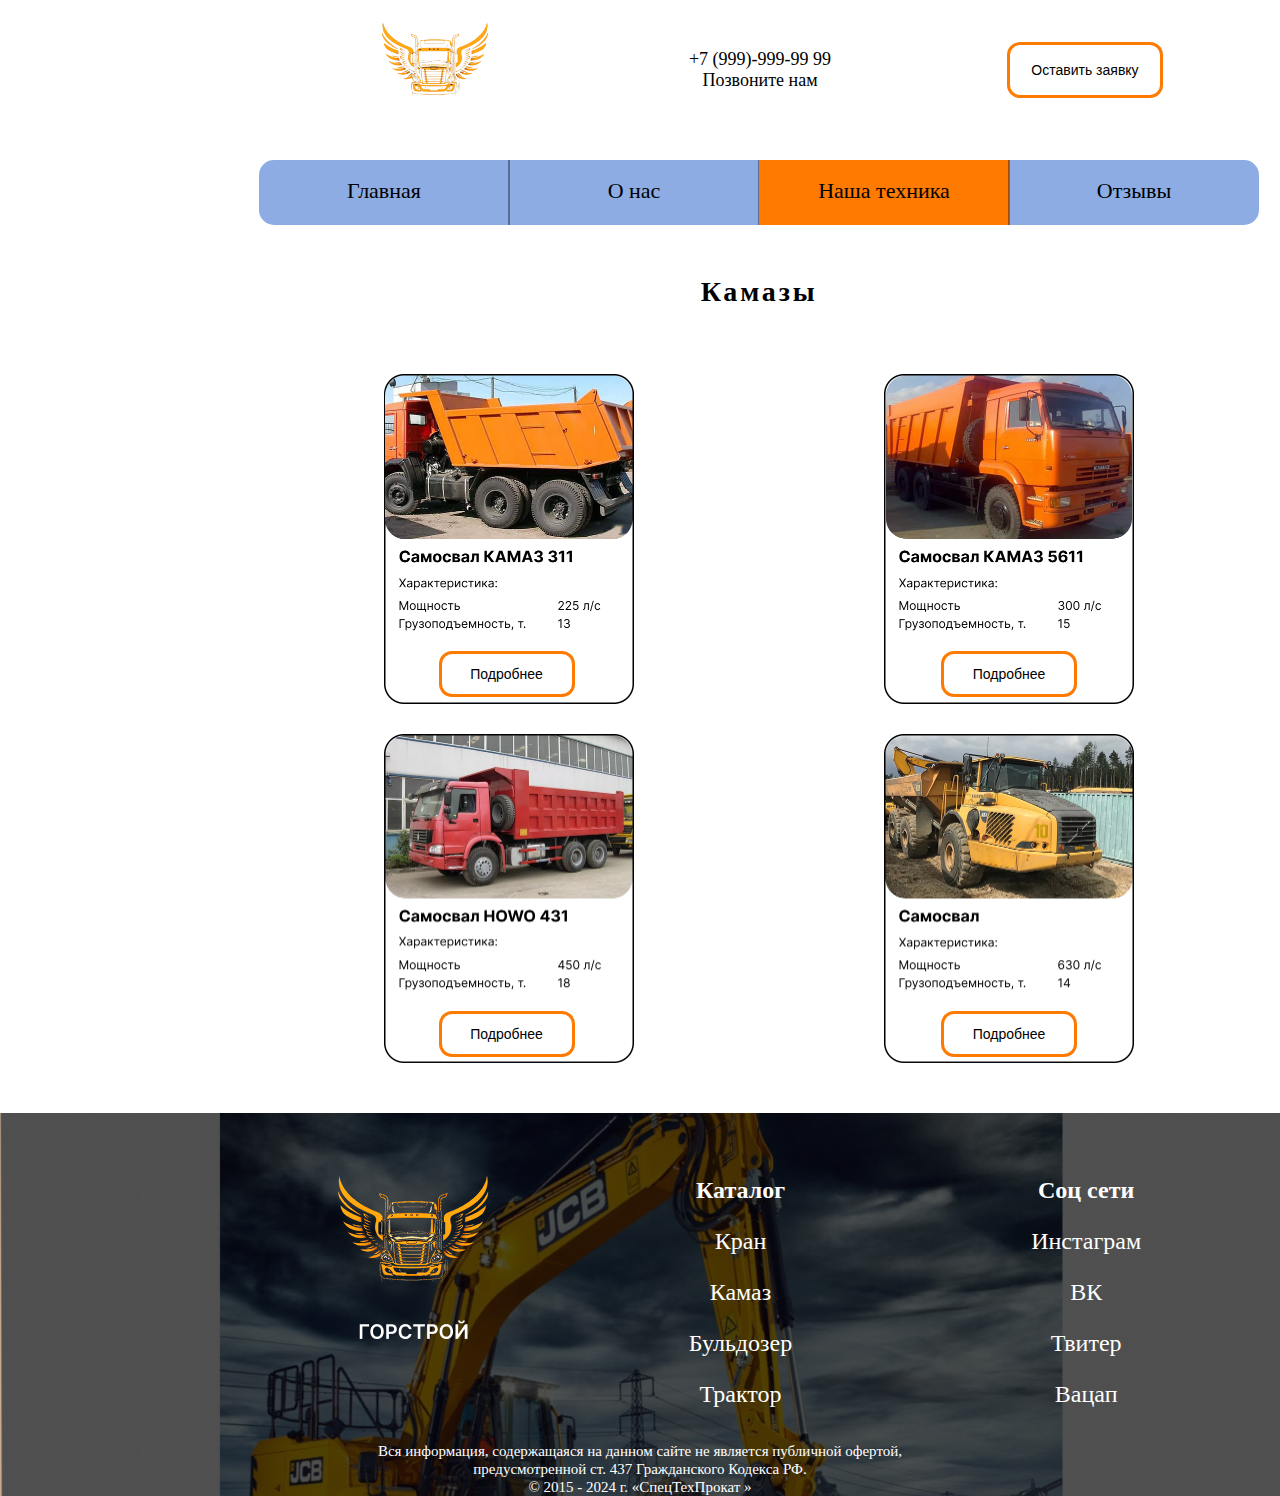
<file: texnika/kamaz.html>
<!DOCTYPE html>
<html lang="en">
<head>
    <meta charset="UTF-8">
    <meta name="viewport" content="width=device-width, initial-scale=1.0">
    <title>GORSTROY</title>
    <link rel="stylesheet" href="../css/kran.css">
</head>
<body>

    <header class="header">
        <div class="container">
            <div class="head-1">
                <ul class="menu-top">
                    <li class="menu-item"><img src="../image/Без имени-1 1.png" alt="" width="150" height=""></li>
                    <li class="menu-item"><p class="text">+7 (999)-999-99 99 <br>Позвоните нам</p></li>
                    <li class="menu-item"><button class="button bt-1" type="button">Оставить заявку</button></li>

                    <div id="modal" class="modal">
                        <div class="modal-content">
                            <span class="close">&times;</span>
                            <h2 style="color: #FF7A00;">Запись на аренду</h2>
                            <form action="submit.php" method="post">
                                <input type="text" placeholder="Ваше имя" required>
                                <input type="tel" id="phone" placeholder="Ваш телефон" required>
                                <button type="submit" class="buton">Отправить заявку</button>
                            </form>
                        </div>
                    </div>
                
                    <script>
                        document.addEventListener("DOMContentLoaded", function() {
                            const modal = document.getElementById("modal");
                            const openModalButtons = document.querySelectorAll(".bt-1");
                            const closeModal = document.querySelector(".close");
                
                            openModalButtons.forEach(button => {
                                button.addEventListener("click", function() {
                                    modal.style.display = "flex";
                                    sessionStorage.setItem("modalOpened", "true");
                                });
                            });
                
                            closeModal.addEventListener("click", function() {
                                modal.style.display = "none";
                                sessionStorage.removeItem("modalOpened");
                            });
                
                            window.addEventListener("click", function(event) {
                                if (event.target === modal) {
                                    modal.style.display = "none";
                                    sessionStorage.removeItem("modalOpened");
                                }
                            });
                        });
                    </script>

                    <script>
                        document.addEventListener("DOMContentLoaded", function() {
                            const phoneInput = document.getElementById("phone");

                            if (!phoneInput) {
                                console.error("Ошибка: Элемент #phone не найден!");
                                return;
                            }

                            phoneInput.addEventListener("input", function(event) {
                                let value = event.target.value.replace(/\D/g, ""); // Удаляем все нецифровые символы

                                // Если пользователь начал ввод без "+7", добавляем
                                if (!value.startsWith("7")) {
                                    value = "7" + value;
                                }

                                // Ограничиваем количество цифр
                                value = value.substring(0, 11);

                                // Форматируем в "+7 (XXX) XXX-XX-XX"
                                let formattedValue = "+7";
                                if (value.length > 1) formattedValue += " (" + value.substring(1, 4);
                                if (value.length > 4) formattedValue += ") " + value.substring(4, 7);
                                if (value.length > 7) formattedValue += "-" + value.substring(7, 9);
                                if (value.length > 9) formattedValue += "-" + value.substring(9, 11);

                                event.target.value = formattedValue;
                            });

                            phoneInput.addEventListener("keydown", function(event) {
                                // Разрешаем только цифры, клавиши управления и Backspace
                                if (!/[0-9]/.test(event.key) && 
                                    !["Backspace", "Delete", "ArrowLeft", "ArrowRight"].includes(event.key)) {
                                    event.preventDefault();
                                }
                            });
                        });
                    </script>

                    <script>
                        document.addEventListener("DOMContentLoaded", function() {
                            const nameInput = document.getElementById("name");

                            if (nameInput) {
                                nameInput.addEventListener("input", function(event) {
                                    let value = event.target.value;

                                    // Удаляем цифры и спецсимволы, кроме дефиса и пробела
                                    value = value.replace(/[^a-zA-Zа-яА-ЯёЁ\s-]/g, "");

                                    // Убираем пробелы в начале
                                    value = value.replace(/^\s+/, "");

                                    // Делаем первую букву заглавной
                                    if (value.length > 0) {
                                        value = value.charAt(0).toUpperCase() + value.slice(1);
                                    }

                                    event.target.value = value;
                                });
                            } else {
                                console.error("Ошибка: Поле name не найдено!");
                            }
                        });
                    </script>

                </ul>
            </div>

    
            <div class="head-2">
                <ul class="menu-bot">
                    <li class="menu-bot-item"><a href="../index.html" class="menu-bot-link">Главная</a></li>
                    <li class="menu-bot-item"><a href="../kompany.html" class="menu-bot-link">О нас</a></li>
                    <li class="menu-bot-item"><a href="#" class="menu-bot-link">Наша техника</a></li>
                    <li class="menu-bot-item"><a href="../otzivi.html" class="menu-bot-link">Отзывы</a></li>
                </ul>
            </div>
        </div>
    </header>

                <!-- MAIN  -->

    <section class="main">
        <p class="zag-1">Камазы</p>


        <div class="container-main">
            <img src="../image/Group 42.png" alt="" width="250px">
                <button class="bt-2" type="button">Подробнее</button>    
            <img src="../image/Group 43.png" alt="" width="250px">
                <button class="bt-3" type="button">Подробнее</button>    
        </div>
        <div class="main-container">
            <img src="../image/Group 44.png" alt="" width="250px">
                <button class="bt-4" type="button">Подробнее</button>    
            <img src="../image/Group 45.png" alt="" width="250px">
                <button class="bt-5" type="button">Подробнее</button>    
        </div>

    </section>


           <!-- FOOTER  -->

           <footer class="footer">
            <img class="picture-foot" src="../image/Group 24.png" alt="" width="1000px" height="500px">
    
            <div class="case-foot">
                <div class="container-footer">
                    <div class="logo">
                        <img src="../image/Group 26.png" alt="">
                    </div>
    
                    <div class="katalog">
                        <ul class="foot-menu">
                            <li class="foot-item"><a href="#" class="foot-link">Каталог</a></li>
                            <li class="foot-item"><a href="#" class="foot-link">Кран</a></li>
                            <li class="foot-item"><a href="#" class="foot-link">Камаз</a></li>
                            <li class="foot-item"><a href="#" class="foot-link">Бульдозер</a></li>
                            <li class="foot-item"><a href="#" class="foot-link">Трактор</a></li>
                        </ul>
                    </div>
    
                    <div class="social">
                        <ul class="foot-menu">
                            <li class="foot-item"><a href="#" class="foot-link">Соц сети</a></li>
                            <li class="foot-item"><a href="#" class="foot-link">Инстаграм</a></li>
                            <li class="foot-item"><a href="#" class="foot-link">ВК</a></li>
                            <li class="foot-item"><a href="#" class="foot-link">Твитер</a></li>
                            <li class="foot-item"><a href="#" class="foot-link">Вацап</a></li>
                        </ul> 
                    </div>
                </div>
            </div>
    
            <p class="inf-3">Вся информация, содержащаяся на данном сайте не является публичной офертой, <br>
                предусмотренной ст. 437 Гражданского Кодекса РФ. <br>
               © 2015 - 2024 г. «СпецТехПрокат » </p>
    
        </footer>
    
    
    
    </body>
    </html>
</file>
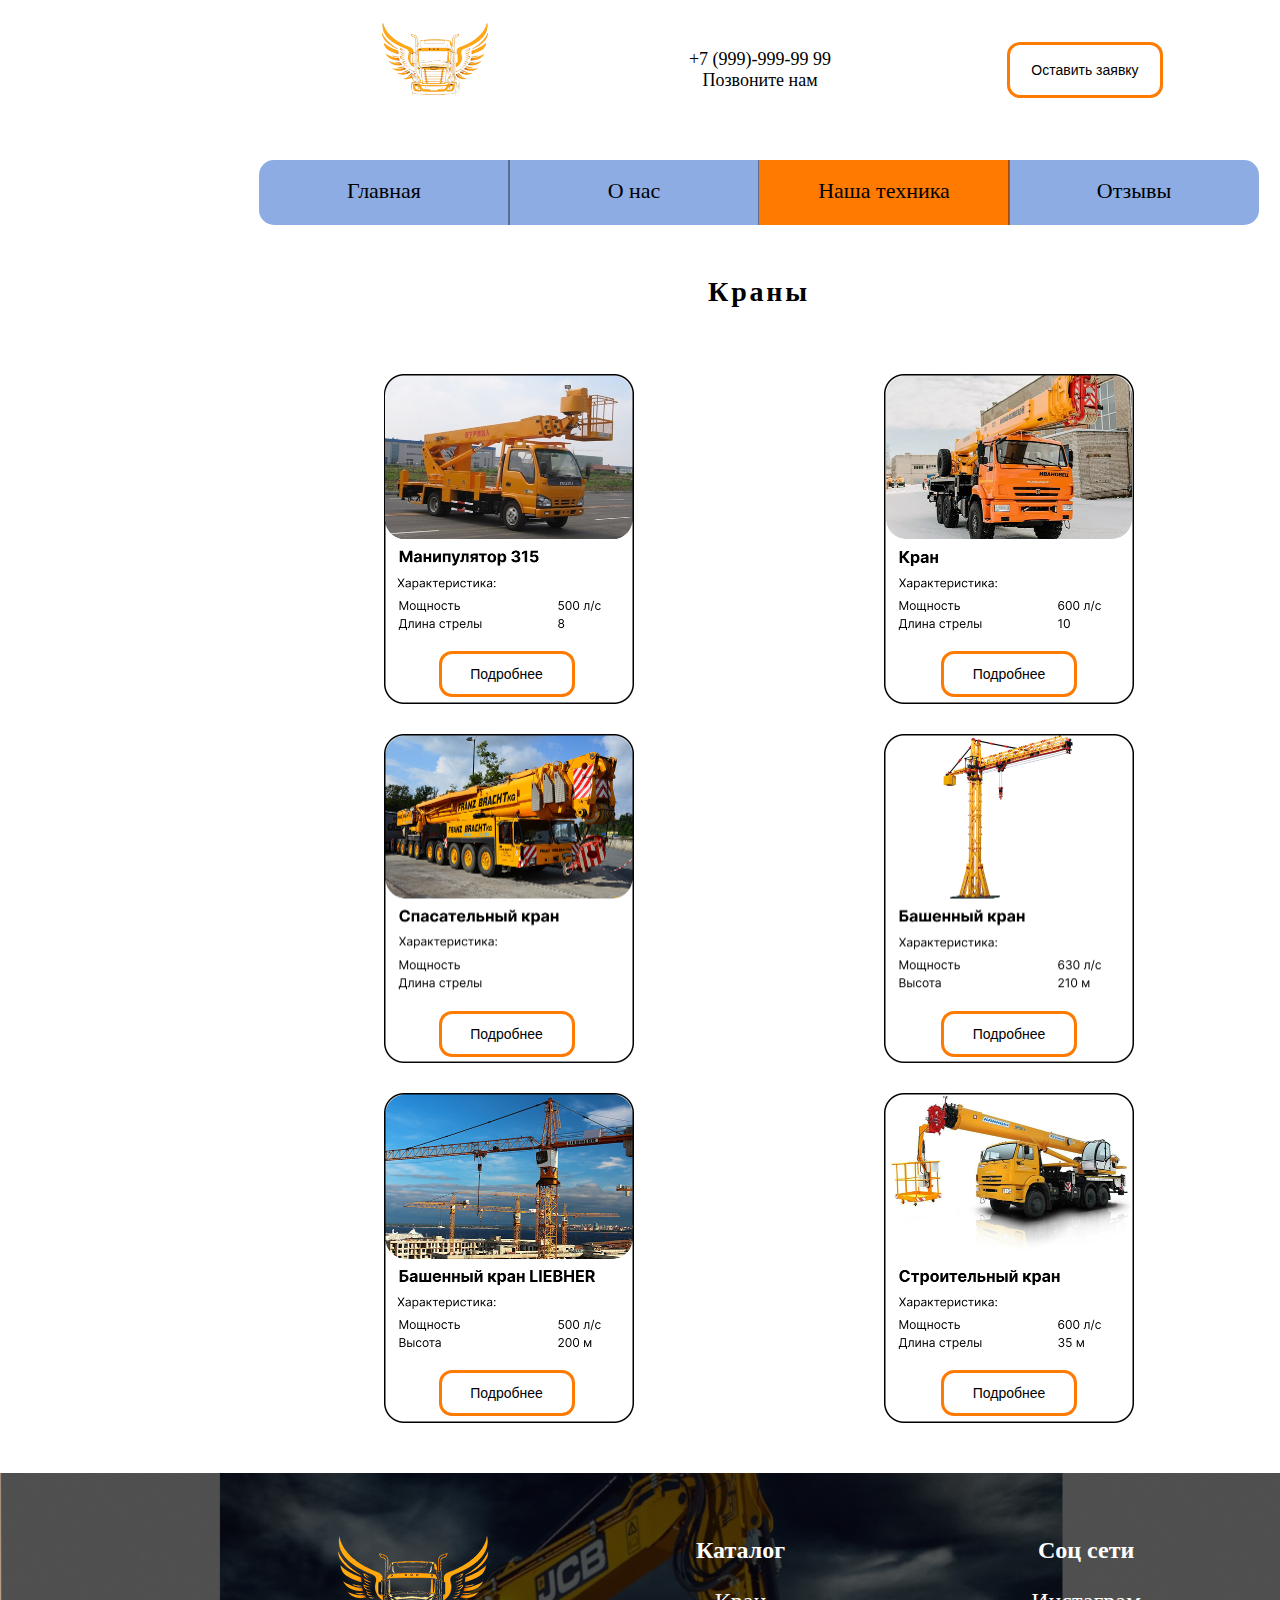
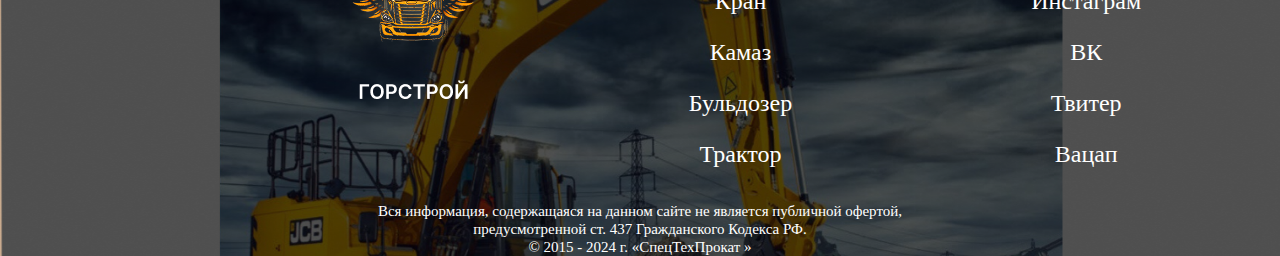
<file: texnika/kran.html>
<!DOCTYPE html>
<html lang="en">
<head>
    <meta charset="UTF-8">
    <meta name="viewport" content="width=device-width, initial-scale=1.0">
    <title>GORSTROY</title>
    <link rel="stylesheet" href="../css/kran.css">
</head>
<body>

    <header class="header">
        <div class="container">
            <div class="head-1">
                <ul class="menu-top">
                    <li class="menu-item"><img src="../image/Без имени-1 1.png" alt="" width="150" height=""></li>
                    <li class="menu-item"><p class="text">+7 (999)-999-99 99 <br>Позвоните нам</p></li>
                    <li class="menu-item"><button class="button bt-1" type="button">Оставить заявку</button></li>

                    <div id="modal" class="modal">
                        <div class="modal-content">
                            <span class="close">&times;</span>
                            <h2 style="color: #FF7A00;">Запись на аренду</h2>
                            <form action="submit.php" method="post">
                                <input type="text" placeholder="Ваше имя" required>
                                <input type="tel" id="phone" placeholder="Ваш телефон" required>
                                <button type="submit" class="buton">Отправить заявку</button>
                            </form>
                        </div>
                    </div>
                
                    <script>
                        document.addEventListener("DOMContentLoaded", function() {
                            const modal = document.getElementById("modal");
                            const openModalButtons = document.querySelectorAll(".bt-1");
                            const closeModal = document.querySelector(".close");
                
                            openModalButtons.forEach(button => {
                                button.addEventListener("click", function() {
                                    modal.style.display = "flex";
                                    sessionStorage.setItem("modalOpened", "true");
                                });
                            });
                
                            closeModal.addEventListener("click", function() {
                                modal.style.display = "none";
                                sessionStorage.removeItem("modalOpened");
                            });
                
                            window.addEventListener("click", function(event) {
                                if (event.target === modal) {
                                    modal.style.display = "none";
                                    sessionStorage.removeItem("modalOpened");
                                }
                            });
                        });
                    </script>

                    <script>
                        document.addEventListener("DOMContentLoaded", function() {
                            const phoneInput = document.getElementById("phone");

                            if (!phoneInput) {
                                console.error("Ошибка: Элемент #phone не найден!");
                                return;
                            }

                            phoneInput.addEventListener("input", function(event) {
                                let value = event.target.value.replace(/\D/g, ""); // Удаляем все нецифровые символы

                                // Если пользователь начал ввод без "+7", добавляем
                                if (!value.startsWith("7")) {
                                    value = "7" + value;
                                }

                                // Ограничиваем количество цифр
                                value = value.substring(0, 11);

                                // Форматируем в "+7 (XXX) XXX-XX-XX"
                                let formattedValue = "+7";
                                if (value.length > 1) formattedValue += " (" + value.substring(1, 4);
                                if (value.length > 4) formattedValue += ") " + value.substring(4, 7);
                                if (value.length > 7) formattedValue += "-" + value.substring(7, 9);
                                if (value.length > 9) formattedValue += "-" + value.substring(9, 11);

                                event.target.value = formattedValue;
                            });

                            phoneInput.addEventListener("keydown", function(event) {
                                // Разрешаем только цифры, клавиши управления и Backspace
                                if (!/[0-9]/.test(event.key) && 
                                    !["Backspace", "Delete", "ArrowLeft", "ArrowRight"].includes(event.key)) {
                                    event.preventDefault();
                                }
                            });
                        });
                    </script>

                    <script>
                        document.addEventListener("DOMContentLoaded", function() {
                            const nameInput = document.getElementById("name");

                            if (nameInput) {
                                nameInput.addEventListener("input", function(event) {
                                    let value = event.target.value;

                                    // Удаляем цифры и спецсимволы, кроме дефиса и пробела
                                    value = value.replace(/[^a-zA-Zа-яА-ЯёЁ\s-]/g, "");

                                    // Убираем пробелы в начале
                                    value = value.replace(/^\s+/, "");

                                    // Делаем первую букву заглавной
                                    if (value.length > 0) {
                                        value = value.charAt(0).toUpperCase() + value.slice(1);
                                    }

                                    event.target.value = value;
                                });
                            } else {
                                console.error("Ошибка: Поле name не найдено!");
                            }
                        });
                    </script>

                </ul>
            </div>

    
            <div class="head-2">
                <ul class="menu-bot">
                    <li class="menu-bot-item"><a href="../index.html" class="menu-bot-link">Главная</a></li>
                    <li class="menu-bot-item"><a href="../kompany.html" class="menu-bot-link">О нас</a></li>
                    <li class="menu-bot-item"><a href="#" class="menu-bot-link">Наша техника</a></li>
                    <li class="menu-bot-item"><a href="../otzivi.html" class="menu-bot-link">Отзывы</a></li>
                </ul>
            </div>
        </div>
    </header>

                <!-- MAIN  -->

    <section class="main">
        <p class="zag-1">Краны</p>


        <div class="container-main">
            <img src="../image/Group 34.png" alt="" width="250px">
                <button class="bt-2" type="button">Подробнее</button>    
            <img src="../image/Group 35.png" alt="" width="250px">
                <button class="bt-3" type="button">Подробнее</button>    
        </div>
        <div class="main-container">
            <img src="../image/Group 36.png" alt="" width="250px">
                <button class="bt-4" type="button">Подробнее</button>    
            <img src="../image/Group 37.png" alt="" width="250px">
                <button class="bt-5" type="button">Подробнее</button>    
        </div>
        <div class="main-container">
            <img src="../image/Group 38.png" alt="" width="250px">
                <button class="bt-6" type="button">Подробнее</button>    
            <img src="../image/Group 39.png" alt="" width="250px">
                <button class="bt-7" type="button">Подробнее</button>    
        </div>
    </section>


           <!-- FOOTER  -->

           <footer class="footer">
            <img class="picture-foot" src="../image/Group 24.png" alt="" width="1000px" height="500px">
    
            <div class="case-foot">
                <div class="container-footer">
                    <div class="logo">
                        <img src="../image/Group 26.png" alt="">
                    </div>
    
                    <div class="katalog">
                        <ul class="foot-menu">
                            <li class="foot-item"><a href="#" class="foot-link">Каталог</a></li>
                            <li class="foot-item"><a href="#" class="foot-link">Кран</a></li>
                            <li class="foot-item"><a href="#" class="foot-link">Камаз</a></li>
                            <li class="foot-item"><a href="#" class="foot-link">Бульдозер</a></li>
                            <li class="foot-item"><a href="#" class="foot-link">Трактор</a></li>
                        </ul>
                    </div>
    
                    <div class="social">
                        <ul class="foot-menu">
                            <li class="foot-item"><a href="#" class="foot-link">Соц сети</a></li>
                            <li class="foot-item"><a href="#" class="foot-link">Инстаграм</a></li>
                            <li class="foot-item"><a href="#" class="foot-link">ВК</a></li>
                            <li class="foot-item"><a href="#" class="foot-link">Твитер</a></li>
                            <li class="foot-item"><a href="#" class="foot-link">Вацап</a></li>
                        </ul> 
                    </div>
                </div>
            </div>
    
            <p class="inf-3">Вся информация, содержащаяся на данном сайте не является публичной офертой, <br>
                предусмотренной ст. 437 Гражданского Кодекса РФ. <br>
               © 2015 - 2024 г. «СпецТехПрокат » </p>
    
        </footer>
    
    
    
    </body>
    </html>
</file>
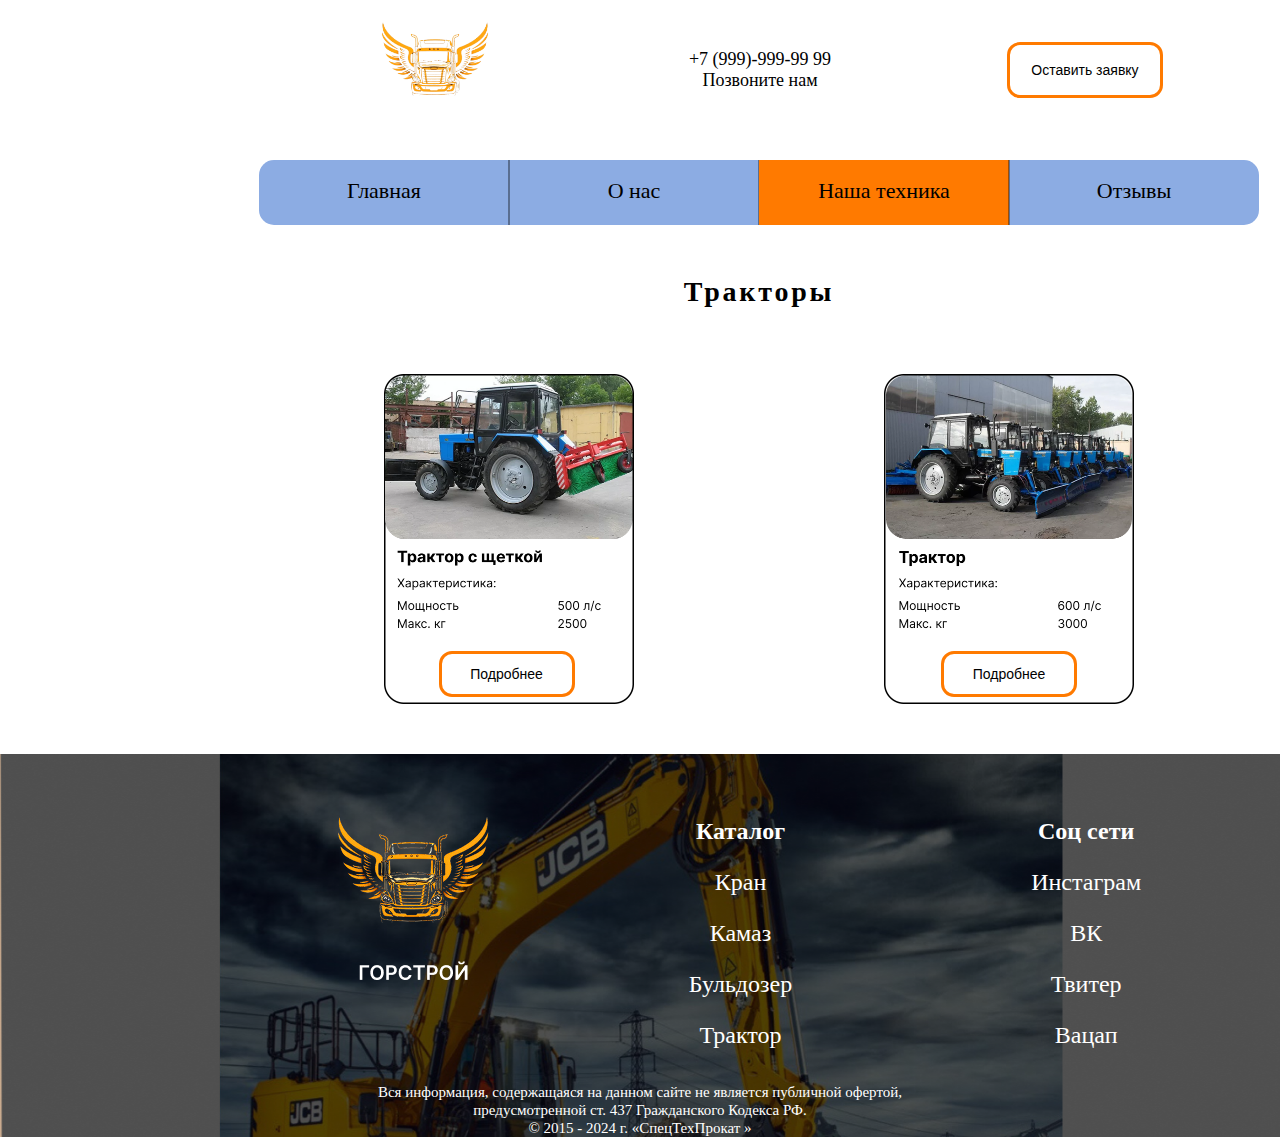
<file: texnika/traktor.html>
<!DOCTYPE html>
<html lang="en">
<head>
    <meta charset="UTF-8">
    <meta name="viewport" content="width=device-width, initial-scale=1.0">
    <title>GORSTROY</title>
    <link rel="stylesheet" href="../css/kran.css">
</head>
<body>

    <header class="header">
        <div class="container">
            <div class="head-1">
                <ul class="menu-top">
                    <li class="menu-item"><img src="../image/Без имени-1 1.png" alt="" width="150" height=""></li>
                    <li class="menu-item"><p class="text">+7 (999)-999-99 99 <br>Позвоните нам</p></li>
                    <li class="menu-item"><button class="button bt-1" type="button">Оставить заявку</button></li>

                    <div id="modal" class="modal">
                        <div class="modal-content">
                            <span class="close">&times;</span>
                            <h2 style="color: #FF7A00;">Запись на аренду</h2>
                            <form action="submit.php" method="post">
                                <input type="text" placeholder="Ваше имя" required>
                                <input type="tel" id="phone" placeholder="Ваш телефон" required>
                                <button type="submit" class="buton">Отправить заявку</button>
                            </form>
                        </div>
                    </div>
                
                    <script>
                        document.addEventListener("DOMContentLoaded", function() {
                            const modal = document.getElementById("modal");
                            const openModalButtons = document.querySelectorAll(".bt-1");
                            const closeModal = document.querySelector(".close");
                
                            openModalButtons.forEach(button => {
                                button.addEventListener("click", function() {
                                    modal.style.display = "flex";
                                    sessionStorage.setItem("modalOpened", "true");
                                });
                            });
                
                            closeModal.addEventListener("click", function() {
                                modal.style.display = "none";
                                sessionStorage.removeItem("modalOpened");
                            });
                
                            window.addEventListener("click", function(event) {
                                if (event.target === modal) {
                                    modal.style.display = "none";
                                    sessionStorage.removeItem("modalOpened");
                                }
                            });
                        });
                    </script>

                    <script>
                        document.addEventListener("DOMContentLoaded", function() {
                            const phoneInput = document.getElementById("phone");

                            if (!phoneInput) {
                                console.error("Ошибка: Элемент #phone не найден!");
                                return;
                            }

                            phoneInput.addEventListener("input", function(event) {
                                let value = event.target.value.replace(/\D/g, ""); // Удаляем все нецифровые символы

                                // Если пользователь начал ввод без "+7", добавляем
                                if (!value.startsWith("7")) {
                                    value = "7" + value;
                                }

                                // Ограничиваем количество цифр
                                value = value.substring(0, 11);

                                // Форматируем в "+7 (XXX) XXX-XX-XX"
                                let formattedValue = "+7";
                                if (value.length > 1) formattedValue += " (" + value.substring(1, 4);
                                if (value.length > 4) formattedValue += ") " + value.substring(4, 7);
                                if (value.length > 7) formattedValue += "-" + value.substring(7, 9);
                                if (value.length > 9) formattedValue += "-" + value.substring(9, 11);

                                event.target.value = formattedValue;
                            });

                            phoneInput.addEventListener("keydown", function(event) {
                                // Разрешаем только цифры, клавиши управления и Backspace
                                if (!/[0-9]/.test(event.key) && 
                                    !["Backspace", "Delete", "ArrowLeft", "ArrowRight"].includes(event.key)) {
                                    event.preventDefault();
                                }
                            });
                        });
                    </script>

                    <script>
                        document.addEventListener("DOMContentLoaded", function() {
                            const nameInput = document.getElementById("name");

                            if (nameInput) {
                                nameInput.addEventListener("input", function(event) {
                                    let value = event.target.value;

                                    // Удаляем цифры и спецсимволы, кроме дефиса и пробела
                                    value = value.replace(/[^a-zA-Zа-яА-ЯёЁ\s-]/g, "");

                                    // Убираем пробелы в начале
                                    value = value.replace(/^\s+/, "");

                                    // Делаем первую букву заглавной
                                    if (value.length > 0) {
                                        value = value.charAt(0).toUpperCase() + value.slice(1);
                                    }

                                    event.target.value = value;
                                });
                            } else {
                                console.error("Ошибка: Поле name не найдено!");
                            }
                        });
                    </script>

                </ul>
            </div>

    
            <div class="head-2">
                <ul class="menu-bot">
                    <li class="menu-bot-item"><a href="../index.html" class="menu-bot-link">Главная</a></li>
                    <li class="menu-bot-item"><a href="../kompany.html" class="menu-bot-link">О нас</a></li>
                    <li class="menu-bot-item"><a href="#" class="menu-bot-link">Наша техника</a></li>
                    <li class="menu-bot-item"><a href="../otzivi.html" class="menu-bot-link">Отзывы</a></li>
                </ul>
            </div>
        </div>
    </header>

                <!-- MAIN  -->

    <section class="main">
        <p class="zag-1">Тракторы</p>


        <div class="container-main">
            <img src="../image/Group 40.png" alt="" width="250px">
                <button class="bt-2" type="button">Подробнее</button>    
            <img src="../image/Group 41.png" alt="" width="250px">
                <button class="bt-3" type="button">Подробнее</button>    
        </div>

    </section>


           <!-- FOOTER  -->

           <footer class="footer">
            <img class="picture-foot" src="../image/Group 24.png" alt="" width="1000px" height="500px">
    
            <div class="case-foot">
                <div class="container-footer">
                    <div class="logo">
                        <img src="../image/Group 26.png" alt="">
                    </div>
    
                    <div class="katalog">
                        <ul class="foot-menu">
                            <li class="foot-item"><a href="#" class="foot-link">Каталог</a></li>
                            <li class="foot-item"><a href="#" class="foot-link">Кран</a></li>
                            <li class="foot-item"><a href="#" class="foot-link">Камаз</a></li>
                            <li class="foot-item"><a href="#" class="foot-link">Бульдозер</a></li>
                            <li class="foot-item"><a href="#" class="foot-link">Трактор</a></li>
                        </ul>
                    </div>
    
                    <div class="social">
                        <ul class="foot-menu">
                            <li class="foot-item"><a href="#" class="foot-link">Соц сети</a></li>
                            <li class="foot-item"><a href="#" class="foot-link">Инстаграм</a></li>
                            <li class="foot-item"><a href="#" class="foot-link">ВК</a></li>
                            <li class="foot-item"><a href="#" class="foot-link">Твитер</a></li>
                            <li class="foot-item"><a href="#" class="foot-link">Вацап</a></li>
                        </ul> 
                    </div>
                </div>
            </div>
    
            <p class="inf-3">Вся информация, содержащаяся на данном сайте не является публичной офертой, <br>
                предусмотренной ст. 437 Гражданского Кодекса РФ. <br>
               © 2015 - 2024 г. «СпецТехПрокат » </p>
    
        </footer>
    
    
    
    </body>
    </html>
</file>
<file: css/kompany.css>
*{
    margin: 0;
    padding: 0;
  }

       /* HEADER */


.header{
    width: 1517.5px;
    height: auto;
}

.head-1{
    height: 110px;
    width: 800px;
    text-align: center;
    padding-left: 360px;
}

.menu-top{
    text-align: center;
    height: 110px;
    padding-top: 15px;
    display: flex;
    flex-direction: row;
    text-decoration: none;
    list-style-type: none;
    justify-content: space-between;
    align-items: center;
}

.menu-item{
    font-family: 'Alegreya SC';
    font-size: 18px;
}

.bt-1{
    width: 150px;
    height: 50px;
    background-color: transparent;
    /* border-color: #fff; */
    border: none;
    font-size: 14px;
    border-radius: 10px;
    cursor: pointer;
    outline-style: solid;
    outline-color: #FF7A00;
}

.bt-1:active {
    outline-color: #ffcea0;
}

.head-2 {
    width: 1000px;
    height: 65px;
    margin-left: 259px;
    margin-top: 50px;
    position: relative;
    background-color: #8CACE3;
    border-radius: 15px;
    align-items: center;
}

.menu-bot{
    display: flex;
    flex-direction: row;
    height: 65px;
    justify-content: space-around;
    align-items: center;
    overflow: hidden;
}

.menu-bot-item{
    text-decoration: none;
    list-style-type: none;
    height: 65px;
    align-items: center;
    width: 250px;
    outline: 0.3px solid #0000005c;
    text-align: center;
}

.menu-bot-item:nth-child(2){
    background-color: #FF7A00;
}

.menu-bot-link{
    position: relative;
    text-decoration: none;
    font-family: 'Amiri Quran Colored';
    font-style: normal;
    font-weight: medium;
    font-size: 22px;
    color: #000000;
    top: 18px;
}

            /* MODAL  */

.modal {
    display: none;
    position: fixed;
    z-index: 1000;
    left: 0;
    top: 0;
    width: 100%;
    height: 100%;
    background-color: rgba(0, 0, 0, 0.5);
    align-items: center;
    justify-content: center;
}
.modal-content {
    background: #FFF;
    padding: 25px;
    border-radius: 10px;
    width: 350px;
    text-align: center;
    box-shadow: 0 4px 10px rgba(0, 0, 0, 0.3);
    border-top: 5px solid #FF7A00;
    position: relative;
}
.close {
    position: absolute;
    top: 15px;
    right: 15px;
    font-size: 20px;
    cursor: pointer;
    color: #FF7A00;
}
.buton {
    padding: 12px 20px;
    background: #FF7A00;
    border: none;
    color: white;
    cursor: pointer;
    border-radius: 5px;
    font-size: 16px;
    width: 100%;
    margin-top: 10px;
}
.buton:hover {
    background: #e66a00;
}
input {
    width: 100%;
    padding: 10px;
    margin: 10px 0;
    border: 1px solid #ccc;
    border-radius: 5px;
}

            /* MAIN */

.main{
    width: 1000px;
    margin-left: 259px;
}

.container-main{
    margin-top: 50px;
    display: flex;
    flex-direction: row;
    justify-content: space-between;
}


.text-1{
    width: 350px;
    height: 410px;
    text-align: justify;
    font-family: 'Inter';
    font-style: normal;
    font-weight: 400;
    font-size: 18px;
    line-height: 29.5px;
    letter-spacing: 0.12em;
    color: #000000;
}

.text-2{
    width: 1000px;
    margin-top: 5px;
    text-align: justify;
    font-family: 'Inter';
    font-style: normal;
    font-weight: 400;
    font-size: 18px;
    line-height: 29.5px;
    letter-spacing: 0.12em;
    color: #000000;
}

            /* FOOTER */


.footer{
    margin-top: 50px;
    width: 100%;
    height: auto;
    overflow: hidden;
}

.picture-foot{
    width: 100%;
}

.case-foot{
    margin-top: -500px;
}

.container-footer{
    width: 1000px;
    margin-left: 259px;
    display: flex;
    flex-direction: row;
    justify-content: space-around;
}

.logo{
    margin-top: 30px;
}

.foot-menu{
    margin-top: 40px;
    width: 250px;
    display: flex;
    flex-direction: column;
    text-align: center;

}

.foot-item{
    list-style-type: none;
    text-decoration: none;
    padding-top: 15px;

}

.foot-item:nth-child(1){
    font-weight: 600;
}

.foot-link{
    text-decoration: none;
    font-family: 'Inter';
    font-style: normal;
    font-size: 24px;
    line-height: 36px;
    text-align: center;
    color: #FFFFFF;
}

.inf-3{
    text-align: center;
    font-family: 'Inter';
    font-style: normal;
    font-size: 15px;
    line-height: 18px;
    text-align: center;
    color: #FFFFFF;
    margin-top: 30px;

}
</file>
<file: css/otzivi.css>
*{
    margin: 0;
    padding: 0;
  }

       /* HEADER */


.header{
    width: 1517.5px;
    height: auto;
}

.head-1{
    height: 110px;
    width: 800px;
    text-align: center;
    padding-left: 360px;
}

.menu-top{
    text-align: center;
    height: 110px;
    padding-top: 15px;
    display: flex;
    flex-direction: row;
    text-decoration: none;
    list-style-type: none;
    justify-content: space-between;
    align-items: center;
}

.menu-item{
    font-family: 'Alegreya SC';
    font-size: 18px;
}

.bt-1{
    width: 150px;
    height: 50px;
    background-color: transparent;
    /* border-color: #fff; */
    border: none;
    font-size: 14px;
    border-radius: 10px;
    cursor: pointer;
    outline-style: solid;
    outline-color: #FF7A00;
}

.bt-1:active {
    outline-color: #ffcea0;
}

.head-2 {
    width: 1000px;
    height: 65px;
    margin-left: 259px;
    margin-top: 50px;
    position: relative;
    background-color: #8CACE3;
    border-radius: 15px;
    align-items: center;
}

.menu-bot{
    display: flex;
    flex-direction: row;
    height: 65px;
    justify-content: space-around;
    align-items: center;
    overflow: hidden;
}

.menu-bot-item{
    text-decoration: none;
    list-style-type: none;
    height: 65px;
    align-items: center;
    width: 250px;
    outline: 0.3px solid #0000005c;
    text-align: center;
}

.menu-bot-item:nth-child(4){
    background-color: #FF7A00;
    border-top-right-radius: 15px;
    border-bottom-right-radius: 15px;
}

.menu-bot-link{
    position: relative;
    text-decoration: none;
    font-family: 'Amiri Quran Colored';
    font-style: normal;
    font-weight: medium;
    font-size: 22px;
    color: #000000;
    top: 18px;
}

            /* MODAL  */

.modal {
    display: none;
    position: fixed;
    z-index: 1000;
    left: 0;
    top: 0;
    width: 100%;
    height: 100%;
    background-color: rgba(0, 0, 0, 0.5);
    align-items: center;
    justify-content: center;
}
.modal-content {
    background: #FFF;
    padding: 25px;
    border-radius: 10px;
    width: 350px;
    text-align: center;
    box-shadow: 0 4px 10px rgba(0, 0, 0, 0.3);
    border-top: 5px solid #FF7A00;
    position: relative;
}
.close {
    position: absolute;
    top: 15px;
    right: 15px;
    font-size: 20px;
    cursor: pointer;
    color: #FF7A00;
}
.buton {
    padding: 12px 20px;
    background: #FF7A00;
    border: none;
    color: white;
    cursor: pointer;
    border-radius: 5px;
    font-size: 16px;
    width: 100%;
    margin-top: 10px;
}
.buton:hover {
    background: #e66a00;
}
input {
    width: 100%;
    padding: 10px;
    margin: 10px 0;
    border: 1px solid #ccc;
    border-radius: 5px;
}

            /* MAIN */

.main{
    width: 1000px;
    margin-top: 50px;
    margin-left: 259px;
    text-align: center;
}

.zag-1{
    margin-top: 50px;
    text-align: center;
    height: 49px;
    font-family: 'Amita';
    font-style: normal;
    font-weight: 700;
    font-size: 28px;
    line-height: 121.88%;
    letter-spacing: 0.1em;
    color: #000000;
}

.reviews{
    margin-top: 50px;
    text-align: center;
}



            /* FOOTER */


.footer{
    margin-top: 50px;
    width: 100%;
    height: auto;
    overflow: hidden;
}

.picture-foot{
    width: 100%;
}

.case-foot{
    margin-top: -500px;
}

.container-footer{
    width: 1000px;
    margin-left: 259px;
    display: flex;
    flex-direction: row;
    justify-content: space-around;
}

.logo{
    margin-top: 30px;
}

.foot-menu{
    margin-top: 40px;
    width: 250px;
    display: flex;
    flex-direction: column;
    text-align: center;

}

.foot-item{
    list-style-type: none;
    text-decoration: none;
    padding-top: 15px;

}

.foot-item:nth-child(1){
    font-weight: 600;
}

.foot-link{
    text-decoration: none;
    font-family: 'Inter';
    font-style: normal;
    font-size: 24px;
    line-height: 36px;
    text-align: center;
    color: #FFFFFF;
}

.inf-3{
    text-align: center;
    font-family: 'Inter';
    font-style: normal;
    font-size: 15px;
    line-height: 18px;
    text-align: center;
    color: #FFFFFF;
    margin-top: 30px;

}
</file>
<file: css/style.css>
*{
    margin: 0;
    padding: 0;
  }

       /* HEADER */


.header{
    width: 1517.5px;
    height: 1000px;
}

.head-1{
    height: 110px;
    width: 800px;
    text-align: center;
    padding-left: 360px;
}

.menu-top{
    text-align: center;
    padding-top: 15px;
    display: flex;
    flex-direction: row;
    text-decoration: none;
    list-style-type: none;
    justify-content: space-between;
    align-items: center;
}

.menu-item{
    font-family: 'Alegreya SC';
    font-size: 18px;
}

.fon{
    display: block;
    filter: brightness(80%);
    z-index: 2;
}

.bt-1{
    width: 150px;
    height: 50px;
    background-color: transparent;
    /* border-color: #fff; */
    border: none;
    font-size: 14px;
    border-radius: 10px;
    cursor: pointer;
    outline-style: solid;
    outline-color: #FF7A00;
}

.bt-1:active {
    outline-color: #ffcea0;
}

.head-2 {
    width: 1000px;
    height: 65px;
    margin-left: 259px;
    position: absolute;
    margin-top: -750px;
    background-color: #8CACE3;
    border-radius: 15px;
    align-items: center;
}

.menu-bot{
    display: flex;
    flex-direction: row;
    height: 65px;
    justify-content: space-around;
    align-items: center;
    overflow: hidden;
}

.menu-bot-item{
    text-decoration: none;
    list-style-type: none;
    height: 65px;
    align-items: center;
    width: 250px;
    outline: 0.3px solid #0000005c;
    /* outline-style: solid; */
    text-align: center;
}

.menu-bot-item:first-child{
    background-color: #FF7A00;
    border-top-left-radius: 15px;
    border-bottom-left-radius: 15px;
}

.menu-bot-link{
    position: relative;
    text-decoration: none;
    font-family: 'Amiri Quran Colored';
    font-style: normal;
    font-weight: medium;
    font-size: 22px;
    /* line-height: 121.88%; */
    color: #000000;
    top: 18px;
}

.text-2{
    position: relative;
    z-index: 1;
    width: 1000px;    
    text-align: center;
    margin-left: 259px;
    margin-top: -400px;
    height: 126px;
    font-family: 'IBM Plex Sans';
    font-style: normal;
    font-weight: 700;
    font-size: 35px;
    line-height: 121.88%;
    letter-spacing: 0.24em;
    color: #FFFFFF;

}


            /* MAIN */


.main{
    width: 1000px;
    margin-left: 259px;
    height: auto;
}

.container-main{
    width: 1000px;
    display: flex;
    flex-direction: row;
    margin-top: 50px;
    justify-content: space-between;
}

.zag-1{
    text-align: center;
    width: 1000px;
    height: 49px;
    font-family: 'Amita';
    font-style: normal;
    font-weight: 700;
    font-size: 28px;
    line-height: 121.88%;
    letter-spacing: 0.1em;
    color: #000000;

}

.plus-1{
    width: 290px;
    text-align: center;
}


.element{
    padding-top: 15px;
    font-family: 'Inter';
    font-style: normal;
    font-weight: 700;
    font-size: 26px;
    line-height: 36px;
    color: #000000;
    text-align: center;
}

.element-2{
    padding-top: 20px;
    text-align: center;
    font-family: 'Inter';
    font-style: normal;
    font-weight: 400;
    font-size: 18px;
    line-height: 25px;
    text-align: center;
    color: #000000;
}

.plus-2{
    width: 290px;
    text-align: center;
}

.plus-3{
    width: 290px;
    text-align: center;
}

.container-two{
    width: 1000px;
    display: flex;
    flex-direction: column;
    margin-top: 50px;
    justify-content: space-between;
}

.zag-3{
    text-align: center;
    margin-top: 50px;
    width: 1000px;
    height: 49px;
    font-family: 'Amita';
    font-style: normal;
    font-weight: 700;
    font-size: 28px;
    line-height: 121.88%;
    letter-spacing: 0.1em;
    color: #000000;
}

.case-1{
    width: 1000px;
    display: flex;
    flex-direction: row;
    justify-content: space-between;
}

.case-2{
    width: 1000px;
    margin-top: 30px;
    display: flex;
    flex-direction: row;
    justify-content: space-between;
}

.bt-2{
    position: absolute;
    width: 120px;
    height: 35px;
    margin-top: 285px;
    margin-left: 60px;
    background-color: #FF7A00;
    color: #FFFFFF;
    border: none;
    font-size: 14px;
    border-radius: 10px;
    cursor: pointer;
}

.bt-2:active{
    background-color: #ffcea0;
}

.bt-3{
    position: absolute;
    width: 120px;
    height: 35px;
    margin-top: 285px;
    margin-left: 440px;
    background-color: #FF7A00;
    color: #FFFFFF;
    border: none;
    font-size: 14px;
    border-radius: 10px;
    cursor: pointer;
}

.bt-3:active{
    background-color: #ffcea0;
}

.bt-4{
    position: absolute;
    width: 120px;
    height: 35px;
    margin-top: 285px;
    margin-left: 815px;
    background-color: #FF7A00;
    color: #FFFFFF;
    border: none;
    font-size: 14px;
    border-radius: 10px;
    cursor: pointer;
}

.bt-4:active{
    background-color: #ffcea0;
}

.bt-5{
    position: absolute;
    width: 120px;
    height: 35px;
    margin-top: 285px;
    margin-left: 60px;
    background-color: #FF7A00;
    color: #FFFFFF;
    border: none;
    font-size: 14px;
    border-radius: 10px;
    cursor: pointer;
}

.bt-5:active{
    background-color: #ffcea0;
}

.bt-6{
    position: absolute;
    width: 120px;
    height: 35px;
    margin-top: 285px;
    margin-left: 440px;
    background-color: #FF7A00;
    color: #FFFFFF;
    border: none;
    font-size: 14px;
    border-radius: 10px;
    cursor: pointer;
}

.bt-6:active{
    background-color: #ffcea0;
}

.bt-7{
    position: absolute;
    width: 120px;
    height: 35px;
    margin-top: 285px;
    margin-left: 815px;
    background-color: #FF7A00;
    color: #FFFFFF;
    border: none;
    font-size: 14px;
    border-radius: 10px;
    cursor: pointer;
}

.bt-7:active{
    background-color: #ffcea0;
}

.container-three{
    margin-top: 50px;
    width: 1000px;
    text-align: center  ;
}

.zag-4{
    text-align: center;
    margin-top: 50px;
    width: 1000px;
    height: 49px;
    font-family: 'Amita';
    font-style: normal;
    font-weight: 700;
    font-size: 28px;
    line-height: 121.88%;
    letter-spacing: 0.1em;
    color: #000000;
}

.partner{
    margin-top: 20px;
}

.container-four{
    margin-top: 50px;
    width: 1000px;
}

.zag-5{
    margin-top: 50px;
    width: 1000px;
    height: 49px;
    font-family: 'Amita';
    font-style: normal;
    font-weight: 700;
    font-size: 28px;
    line-height: 121.88%;
    letter-spacing: 0.1em;
    color: #000000;  
}

.inf{
    margin-top: 50px;
    font-family: 'Amita';
    font-style: normal;
    font-size: 22px;
    line-height: 121.88%;
    letter-spacing: 0.1em;
    color: #000000;
}

.forma{
    margin-top: 50px;
}

.inf-2{
    width: 200px;
    height: 50px;
    border-radius: 15px;
    text-align: center;
    border-color: #0000005c;
}

.inf-2:active{
    border-color: #0000005c;
}

.knopka{
    margin-left: 70px;
    width: 150px;
    height: 50px;
    border-radius: 15px;
    background-color: #FF7A00;
    color: #FFFFFF;
    border-color: transparent;
    font-weight: 600;
    cursor: pointer;
    font-family: 'Inter';
    font-style: normal;
    font-size: 16px;
    font-weight: 600;
    line-height: 24px;
    text-align: center;
}

.knopka:active{
    background-color: #ffcea0;
}

.forma input:nth-child(2){
    margin-left: 40px;
}

.container-five{
    margin-top: 50px;
    width: 1000px;
    text-align: center;
}

.zag-6{
    margin-top: 50px;
    text-align: center;
    /* width: 1000px; */
    height: 49px;
    font-family: 'Amita';
    font-style: normal;
    font-weight: 700;
    font-size: 28px;
    line-height: 121.88%;
    letter-spacing: 0.1em;
    color: #000000; 
}

.reviews{
    margin-top: 30px;
}

                /* FOOTER */


.footer{
    margin-top: 50px;
    width: 100%;
    height: auto;
    overflow: hidden;
}

.picture-foot{
    width: 100%;
}

.case-foot{
    margin-top: -500px;
}

.container-footer{
    width: 1000px;
    margin-left: 259px;
    display: flex;
    flex-direction: row;
    justify-content: space-around;
}

.logo{
    margin-top: 30px;
}

.foot-menu{
    margin-top: 40px;
    width: 250px;
    display: flex;
    flex-direction: column;
    text-align: center;

}

.foot-item{
    list-style-type: none;
    text-decoration: none;
    padding-top: 15px;

}

.foot-item:nth-child(1){
    font-weight: 600;
}

.foot-link{
    text-decoration: none;
    font-family: 'Inter';
    font-style: normal;
    font-size: 24px;
    line-height: 36px;
    text-align: center;
    color: #FFFFFF;
}

.inf-3{
    text-align: center;
    font-family: 'Inter';
    font-style: normal;
    font-size: 15px;
    line-height: 18px;
    text-align: center;
    color: #FFFFFF;
    margin-top: 30px;

}
</file>
<file: css/texnika.css>
*{
    margin: 0;
    padding: 0;
  }

       /* HEADER */


.header{
    width: 1517.5px;
    height: auto;
}

.head-1{
    height: 110px;
    width: 800px;
    text-align: center;
    padding-left: 360px;
}

.menu-top{
    text-align: center;
    height: 110px;
    padding-top: 15px;
    display: flex;
    flex-direction: row;
    text-decoration: none;
    list-style-type: none;
    justify-content: space-between;
    align-items: center;
}

.menu-item{
    font-family: 'Alegreya SC';
    font-size: 18px;
}

.bt-1{
    width: 150px;
    height: 50px;
    background-color: transparent;
    /* border-color: #fff; */
    border: none;
    font-size: 14px;
    border-radius: 10px;
    cursor: pointer;
    outline-style: solid;
    outline-color: #FF7A00;
}

.bt-1:active {
    outline-color: #ffcea0;
}

.head-2 {
    width: 1000px;
    height: 65px;
    margin-left: 259px;
    margin-top: 50px;
    position: relative;
    background-color: #8CACE3;
    border-radius: 15px;
    align-items: center;
}

.menu-bot{
    display: flex;
    flex-direction: row;
    height: 65px;
    justify-content: space-around;
    align-items: center;
    overflow: hidden;
}

.menu-bot-item{
    text-decoration: none;
    list-style-type: none;
    height: 65px;
    align-items: center;
    width: 250px;
    outline: 0.3px solid #0000005c;
    text-align: center;
}

.menu-bot-item:nth-child(3){
    background-color: #FF7A00;
}

.menu-bot-link{
    position: relative;
    text-decoration: none;
    font-family: 'Amiri Quran Colored';
    font-style: normal;
    font-weight: medium;
    font-size: 22px;
    color: #000000;
    top: 18px;
}

            /* MODAL  */

.modal {
    display: none;
    position: fixed;
    z-index: 1000;
    left: 0;
    top: 0;
    width: 100%;
    height: 100%;
    background-color: rgba(0, 0, 0, 0.5);
    align-items: center;
    justify-content: center;
}
.modal-content {
    background: #FFF;
    padding: 25px;
    border-radius: 10px;
    width: 350px;
    text-align: center;
    box-shadow: 0 4px 10px rgba(0, 0, 0, 0.3);
    border-top: 5px solid #FF7A00;
    position: relative;
}
.close {
    position: absolute;
    top: 15px;
    right: 15px;
    font-size: 20px;
    cursor: pointer;
    color: #FF7A00;
}
.buton {
    padding: 12px 20px;
    background: #FF7A00;
    border: none;
    color: white;
    cursor: pointer;
    border-radius: 5px;
    font-size: 16px;
    width: 100%;
    margin-top: 10px;
}
.buton:hover {
    background: #e66a00;
}
input {
    width: 100%;
    padding: 10px;
    margin: 10px 0;
    border: 1px solid #ccc;
    border-radius: 5px;
}

            /* MAIN */

.main{
    width: 1000px;
    margin-left: 259px;
}

.container-main{
    margin-top: 50px;
    display: flex;
    flex-direction: row;
    justify-content: space-around;
}

.main-container{
    margin-top: 30px;
    display: flex;
    flex-direction: row;
    justify-content: space-around;
}

.bt-2{
    position: absolute;
    width: 130px;
    height: 40px;
    margin-right: 505px;
    margin-top: 280px;
    background-color: transparent;
    /* border-color: #fff; */
    border: none;
    font-size: 14px;
    border-radius: 10px;
    cursor: pointer;
    outline-style: solid;
    outline-color: #FF7A00;
}

.bt-2:active {
    outline-color: #ffcea0;
}

.bt-3{
    position: absolute;
    width: 130px;
    height: 40px;
    margin-left: 500px;
    margin-top: 280px;
    background-color: transparent;
    /* border-color: #fff; */
    border: none;
    font-size: 14px;
    border-radius: 10px;
    cursor: pointer;
    outline-style: solid;
    outline-color: #FF7A00;
}

.bt-3:active {
    outline-color: #ffcea0;
}

.bt-4{
    position: absolute;
    width: 130px;
    height: 40px;
    margin-right: 505px;
    margin-top: 280px;
    background-color: transparent;
    /* border-color: #fff; */
    border: none;
    font-size: 14px;
    border-radius: 10px;
    cursor: pointer;
    outline-style: solid;
    outline-color: #FF7A00;
}

.bt-4:active {
    outline-color: #ffcea0;
}

.bt-5{
    position: absolute;
    width: 130px;
    height: 40px;
    margin-left: 500px;
    margin-top: 280px;
    background-color: transparent;
    /* border-color: #fff; */
    border: none;
    font-size: 14px;
    border-radius: 10px;
    cursor: pointer;
    outline-style: solid;
    outline-color: #FF7A00;
}

.bt-5:active {
    outline-color: #ffcea0;
}




            /* FOOTER */


.footer{
    margin-top: 50px;
    width: 100%;
    height: auto;
    overflow: hidden;
}

.picture-foot{
    width: 100%;
}

.case-foot{
    margin-top: -500px;
}

.container-footer{
    width: 1000px;
    margin-left: 259px;
    display: flex;
    flex-direction: row;
    justify-content: space-around;
}

.logo{
    margin-top: 30px;
}

.foot-menu{
    margin-top: 40px;
    width: 250px;
    display: flex;
    flex-direction: column;
    text-align: center;

}

.foot-item{
    list-style-type: none;
    text-decoration: none;
    padding-top: 15px;

}

.foot-item:nth-child(1){
    font-weight: 600;
}

.foot-link{
    text-decoration: none;
    font-family: 'Inter';
    font-style: normal;
    font-size: 24px;
    line-height: 36px;
    text-align: center;
    color: #FFFFFF;
}

.inf-3{
    text-align: center;
    font-family: 'Inter';
    font-style: normal;
    font-size: 15px;
    line-height: 18px;
    text-align: center;
    color: #FFFFFF;
    margin-top: 30px;

}
</file>
<file: css/kran.css>
*{
    margin: 0;
    padding: 0;
  }

       /* HEADER */


.header{
    width: 1517.5px;
    height: auto;
}

.head-1{
    height: 110px;
    width: 800px;
    text-align: center;
    padding-left: 360px;
}

.menu-top{
    text-align: center;
    height: 110px;
    padding-top: 15px;
    display: flex;
    flex-direction: row;
    text-decoration: none;
    list-style-type: none;
    justify-content: space-between;
    align-items: center;
}

.menu-item{
    font-family: 'Alegreya SC';
    font-size: 18px;
}

.bt-1{
    width: 150px;
    height: 50px;
    background-color: transparent;
    /* border-color: #fff; */
    border: none;
    font-size: 14px;
    border-radius: 10px;
    cursor: pointer;
    outline-style: solid;
    outline-color: #FF7A00;
}

.bt-1:active {
    outline-color: #ffcea0;
}

.head-2 {
    width: 1000px;
    height: 65px;
    margin-left: 259px;
    margin-top: 50px;
    position: relative;
    background-color: #8CACE3;
    border-radius: 15px;
    align-items: center;
}

.menu-bot{
    display: flex;
    flex-direction: row;
    height: 65px;
    justify-content: space-around;
    align-items: center;
    overflow: hidden;
}

.menu-bot-item{
    text-decoration: none;
    list-style-type: none;
    height: 65px;
    align-items: center;
    width: 250px;
    outline: 0.3px solid #0000005c;
    text-align: center;
}

.menu-bot-item:nth-child(3){
    background-color: #FF7A00;
}

.menu-bot-link{
    position: relative;
    text-decoration: none;
    font-family: 'Amiri Quran Colored';
    font-style: normal;
    font-weight: medium;
    font-size: 22px;
    color: #000000;
    top: 18px;
}

            /* MODAL  */

.modal {
    display: none;
    position: fixed;
    z-index: 1000;
    left: 0;
    top: 0;
    width: 100%;
    height: 100%;
    background-color: rgba(0, 0, 0, 0.5);
    align-items: center;
    justify-content: center;
}
.modal-content {
    background: #FFF;
    padding: 25px;
    border-radius: 10px;
    width: 350px;
    text-align: center;
    box-shadow: 0 4px 10px rgba(0, 0, 0, 0.3);
    border-top: 5px solid #FF7A00;
    position: relative;
}
.close {
    position: absolute;
    top: 15px;
    right: 15px;
    font-size: 20px;
    cursor: pointer;
    color: #FF7A00;
}
.buton {
    padding: 12px 20px;
    background: #FF7A00;
    border: none;
    color: white;
    cursor: pointer;
    border-radius: 5px;
    font-size: 16px;
    width: 100%;
    margin-top: 10px;
}
.buton:hover {
    background: #e66a00;
}
input {
    width: 100%;
    padding: 10px;
    margin: 10px 0;
    border: 1px solid #ccc;
    border-radius: 5px;
}

            /* MAIN */

.main{
    width: 1000px;
    margin-left: 259px;
}

.container-main{
    margin-top: 50px;
    display: flex;
    flex-direction: row;
    justify-content: space-around;
}

.main-container{
    margin-top: 30px;
    display: flex;
    flex-direction: row;
    justify-content: space-around;
}

.zag-1{
    margin-top: 50px;
    text-align: center;
    height: 49px;
    font-family: 'Amita';
    font-style: normal;
    font-weight: 700;
    font-size: 28px;
    line-height: 121.88%;
    letter-spacing: 0.1em;
    color: #000000;
}

.bt-2{
    position: absolute;
    width: 130px;
    height: 40px;
    margin-right: 505px;
    margin-top: 280px;
    background-color: transparent;
    /* border-color: #fff; */
    border: none;
    font-size: 14px;
    border-radius: 10px;
    cursor: pointer;
    outline-style: solid;
    outline-color: #FF7A00;
}

.bt-2:active {
    outline-color: #ffcea0;
}

.bt-3{
    position: absolute;
    width: 130px;
    height: 40px;
    margin-left: 500px;
    margin-top: 280px;
    background-color: transparent;
    /* border-color: #fff; */
    border: none;
    font-size: 14px;
    border-radius: 10px;
    cursor: pointer;
    outline-style: solid;
    outline-color: #FF7A00;
}

.bt-3:active {
    outline-color: #ffcea0;
}

.bt-4{
    position: absolute;
    width: 130px;
    height: 40px;
    margin-right: 505px;
    margin-top: 280px;
    background-color: transparent;
    /* border-color: #fff; */
    border: none;
    font-size: 14px;
    border-radius: 10px;
    cursor: pointer;
    outline-style: solid;
    outline-color: #FF7A00;
}

.bt-4:active {
    outline-color: #ffcea0;
}

.bt-5{
    position: absolute;
    width: 130px;
    height: 40px;
    margin-left: 500px;
    margin-top: 280px;
    background-color: transparent;
    /* border-color: #fff; */
    border: none;
    font-size: 14px;
    border-radius: 10px;
    cursor: pointer;
    outline-style: solid;
    outline-color: #FF7A00;
}

.bt-5:active {
    outline-color: #ffcea0;
}

.bt-6{
    position: absolute;
    width: 130px;
    height: 40px;
    margin-right: 505px;
    margin-top: 280px;
    background-color: transparent;
    /* border-color: #fff; */
    border: none;
    font-size: 14px;
    border-radius: 10px;
    cursor: pointer;
    outline-style: solid;
    outline-color: #FF7A00;
}

.bt-6:active {
    outline-color: #ffcea0;
}

.bt-7{
    position: absolute;
    width: 130px;
    height: 40px;
    margin-left: 500px;
    margin-top: 280px;
    background-color: transparent;
    /* border-color: #fff; */
    border: none;
    font-size: 14px;
    border-radius: 10px;
    cursor: pointer;
    outline-style: solid;
    outline-color: #FF7A00;
}

.bt-7:active {
    outline-color: #ffcea0;
}




            /* FOOTER */


.footer{
    margin-top: 50px;
    width: 100%;
    height: auto;
    overflow: hidden;
}

.picture-foot{
    width: 100%;
}

.case-foot{
    margin-top: -500px;
}

.container-footer{
    width: 1000px;
    margin-left: 259px;
    display: flex;
    flex-direction: row;
    justify-content: space-around;
}

.logo{
    margin-top: 30px;
}

.foot-menu{
    margin-top: 40px;
    width: 250px;
    display: flex;
    flex-direction: column;
    text-align: center;

}

.foot-item{
    list-style-type: none;
    text-decoration: none;
    padding-top: 15px;

}

.foot-item:nth-child(1){
    font-weight: 600;
}

.foot-link{
    text-decoration: none;
    font-family: 'Inter';
    font-style: normal;
    font-size: 24px;
    line-height: 36px;
    text-align: center;
    color: #FFFFFF;
}

.inf-3{
    text-align: center;
    font-family: 'Inter';
    font-style: normal;
    font-size: 15px;
    line-height: 18px;
    text-align: center;
    color: #FFFFFF;
    margin-top: 30px;

}
</file>
